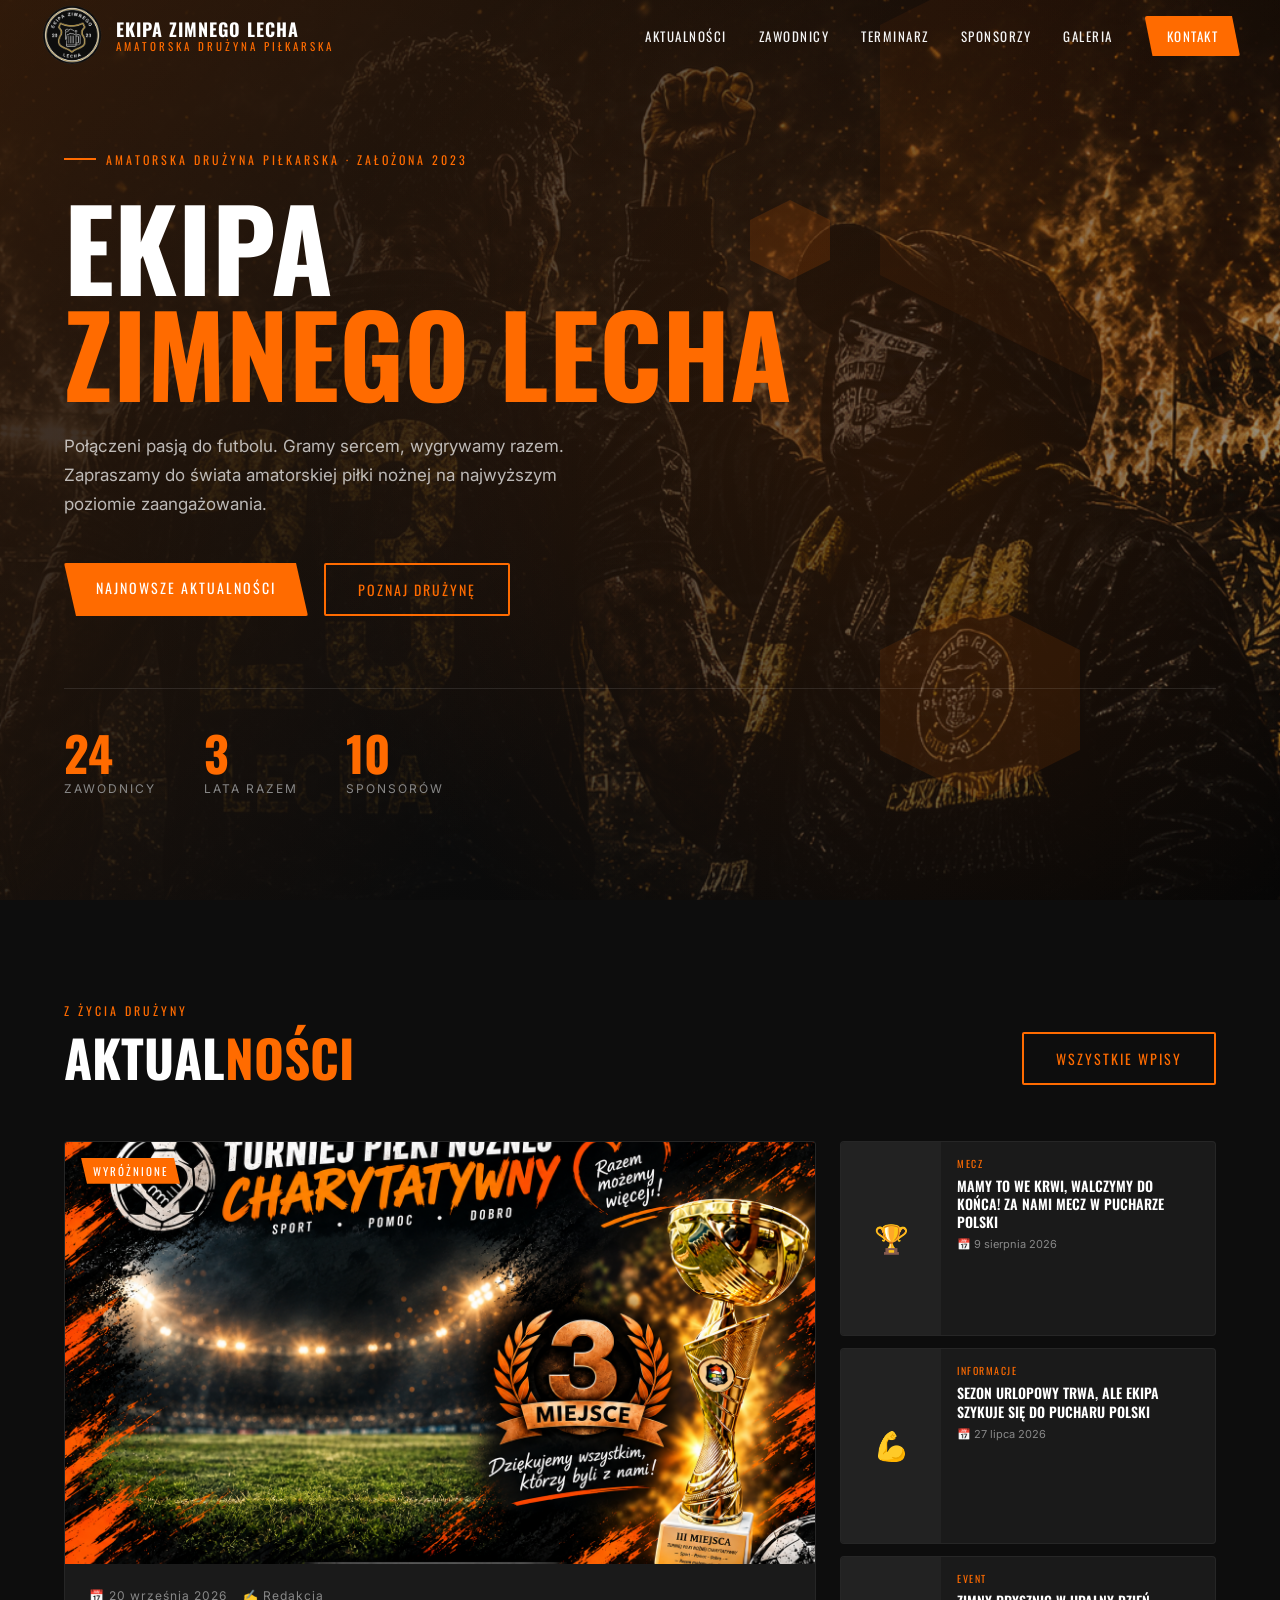
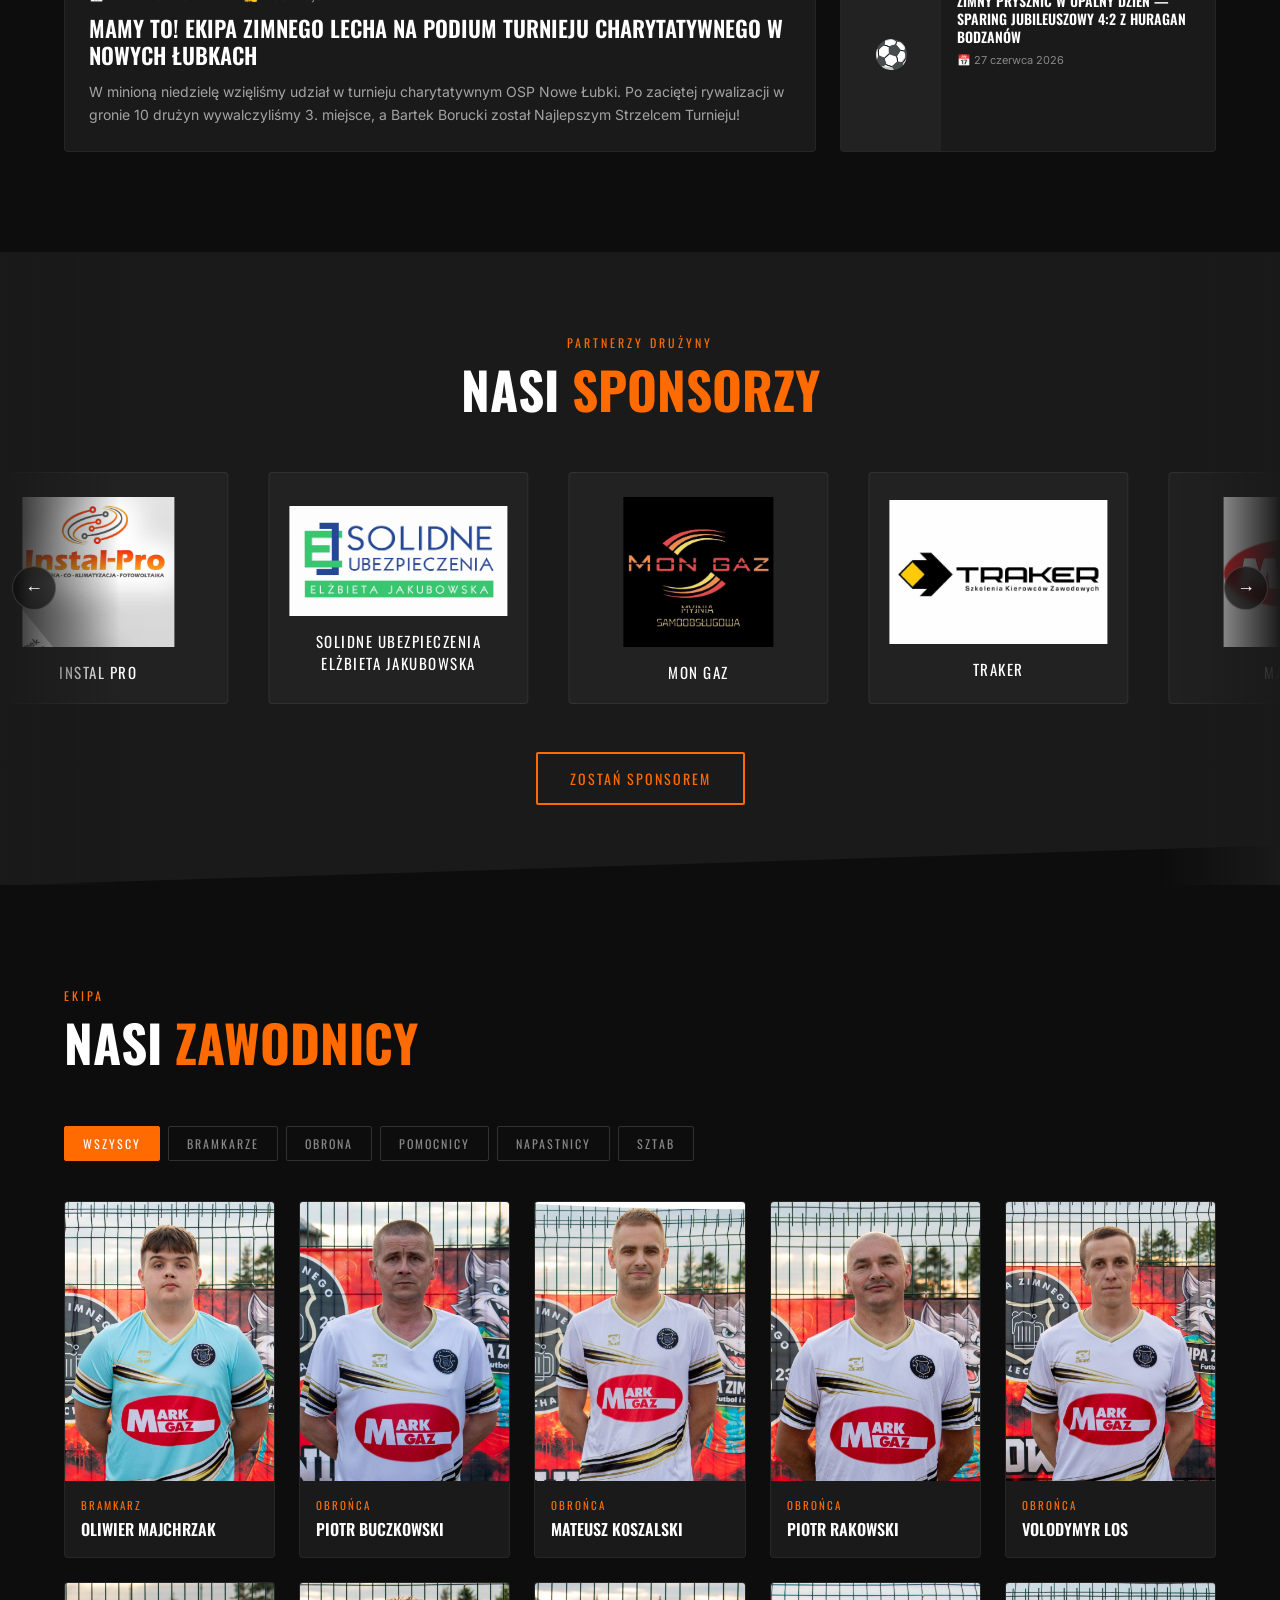
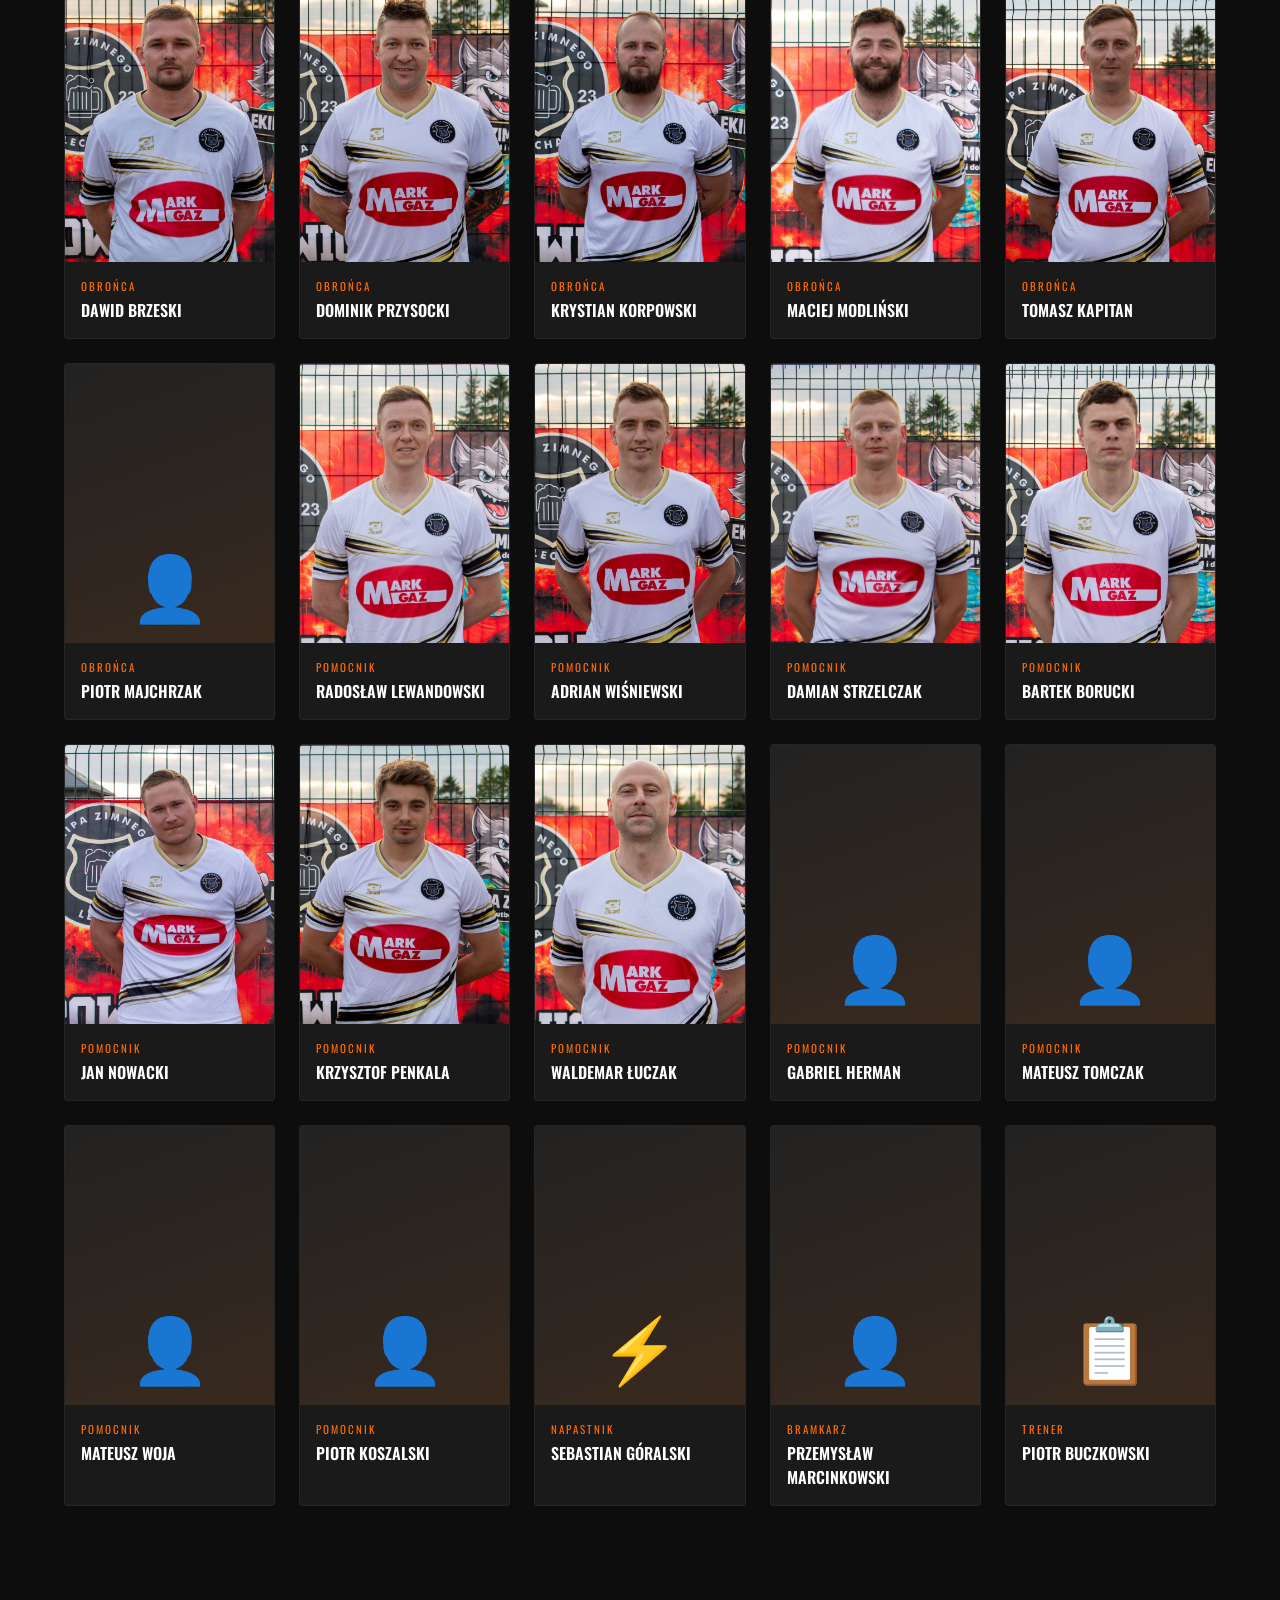
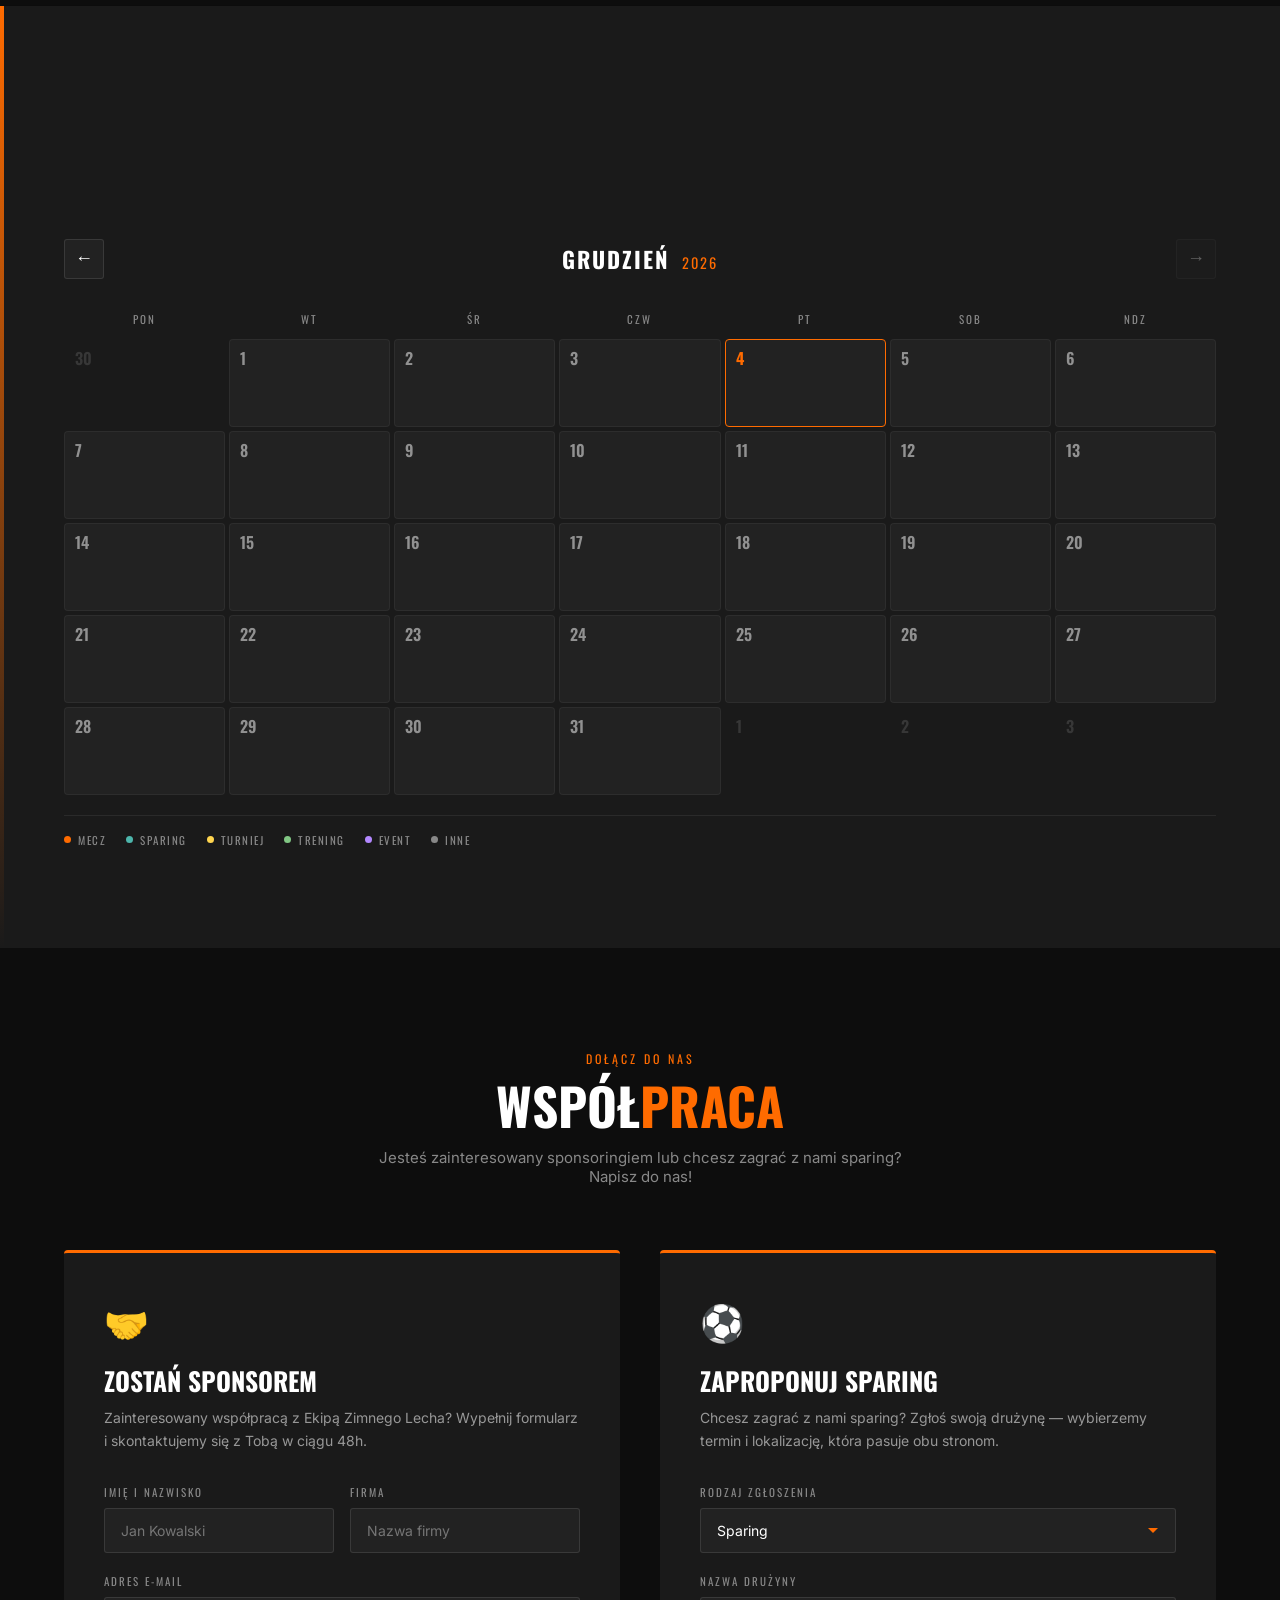
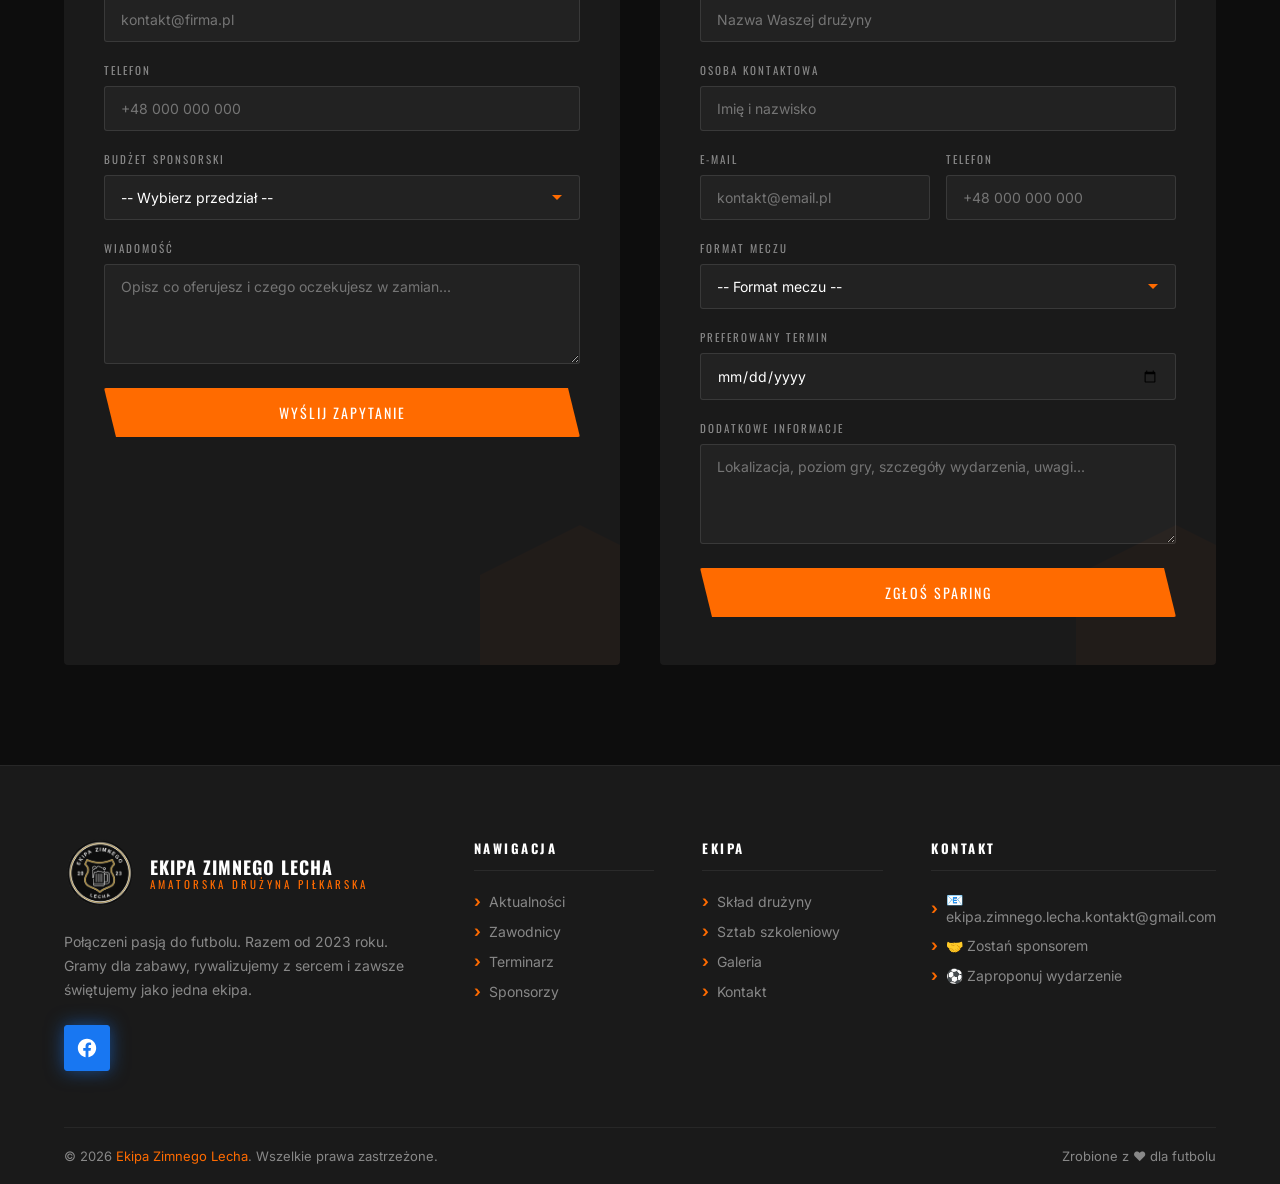
<file: index.html>
<!DOCTYPE html>
<html lang="pl">
<head>
  <meta charset="UTF-8" />
  <meta name="viewport" content="width=device-width, initial-scale=1.0" />
  <title>Ekipa Zimnego Lecha – Amatorska Drużyna Piłkarska</title>
  <meta name="description" content="Ekipa Zimnego Lecha – amatorska drużyna piłkarska z okolic Płocka. Aktualności, skład zawodników, terminarz meczów i sparingów oraz nasi sponsorzy." />
  <link rel="canonical" href="https://ekipa-zimnego-lecha.pl/" />

  <meta property="og:type" content="website" />
  <meta property="og:site_name" content="Ekipa Zimnego Lecha" />
  <meta property="og:locale" content="pl_PL" />
  <meta property="og:url" content="https://ekipa-zimnego-lecha.pl/" />
  <meta property="og:title" content="Ekipa Zimnego Lecha – Amatorska Drużyna Piłkarska" />
  <meta property="og:description" content="Ekipa Zimnego Lecha – amatorska drużyna piłkarska z okolic Płocka. Aktualności, skład zawodników, terminarz meczów i sparingów oraz nasi sponsorzy." />
  <meta property="og:image" content="https://ekipa-zimnego-lecha.pl/grafika/ekipa/baner1.jpg" />
  <meta name="twitter:card" content="summary_large_image" />
  <meta name="twitter:title" content="Ekipa Zimnego Lecha – Amatorska Drużyna Piłkarska" />
  <meta name="twitter:description" content="Ekipa Zimnego Lecha – amatorska drużyna piłkarska z okolic Płocka. Aktualności, skład zawodników, terminarz meczów i sparingów oraz nasi sponsorzy." />
  <meta name="twitter:image" content="https://ekipa-zimnego-lecha.pl/grafika/ekipa/baner1.jpg" />

  <link rel="icon" type="image/png" href="grafika/ekipa/logo_ekipa_zimnego_lecha.png" />
  <link rel="preconnect" href="https://fonts.googleapis.com" />
  <link rel="preconnect" href="https://fonts.gstatic.com" crossorigin />
  <link href="https://fonts.googleapis.com/css2?family=Oswald:wght@400;500;600;700&family=Inter:wght@300;400;500;600&display=swap" rel="stylesheet" />
  <link rel="stylesheet" href="css/style.css" />
  <link rel="stylesheet" href="css/index.css" />
  <script type="application/ld+json">
  {
    "@context": "https://schema.org",
    "@type": "SportsTeam",
    "name": "Ekipa Zimnego Lecha",
    "url": "https://ekipa-zimnego-lecha.pl/",
    "logo": "https://ekipa-zimnego-lecha.pl/grafika/ekipa/logo_ekipa_zimnego_lecha.png",
    "image": "https://ekipa-zimnego-lecha.pl/grafika/ekipa/baner1.jpg",
    "sport": "Football",
    "foundingDate": "2023",
    "areaServed": "Płock, Polska",
    "sameAs": [
      "https://www.facebook.com/ekipa.zimnego.lecha"
    ]
  }
  </script>
</head>
<body>

  <!-- ═══ NAWIGACJA ═══════════════════════════════════════════════════ -->
  <nav class="nav" id="mainNav">
    <div class="nav-inner">
      <a href="#home" class="nav-logo">
        <img src="grafika/ekipa/logo_ekipa_zimnego_lecha.png" alt="Ekipa Zimnego Lecha" class="nav-logo-icon" />
        <div class="nav-logo-text">
          Ekipa Zimnego Lecha
          <span>Amatorska Drużyna Piłkarska</span>
        </div>
      </a>

      <ul class="nav-links">
        <li><a href="#news">Aktualności</a></li>
        <li><a href="#players">Zawodnicy</a></li>
        <li><a href="#schedule">Terminarz</a></li>
        <li><a href="#sponsors">Sponsorzy</a></li>
        <li><a href="galeria.html">Galeria</a></li>
        <li><a href="#contact" class="nav-cta">Kontakt</a></li>
      </ul>

      <button class="hamburger" id="hamburger" aria-label="Menu">
        <span></span><span></span><span></span>
      </button>
    </div>

    <div class="mobile-menu" id="mobileMenu">
      <a href="#news" class="mobile-link">Aktualności</a>
      <a href="#players" class="mobile-link">Zawodnicy</a>
      <a href="#schedule" class="mobile-link">Terminarz</a>
      <a href="#sponsors" class="mobile-link">Sponsorzy</a>
      <a href="galeria.html" class="mobile-link">Galeria</a>
      <a href="#contact" class="mobile-link">Kontakt</a>
    </div>
  </nav>

  <!-- ═══ HERO ════════════════════════════════════════════════════════ -->
  <section class="hero" id="home">
    <div class="hero-bg"></div>
    <div class="hero-shapes">
      <div class="shape shape-1"></div>
      <div class="shape shape-2"></div>
      <div class="shape shape-3"></div>
    </div>

    <div class="hero-content">
      <div class="hero-tag">Amatorska Drużyna Piłkarska · Założona 2023</div>

      <h1 class="hero-title">
        Ekipa
        <span class="line-orange">Zimnego Lecha</span>
      </h1>

      <p class="hero-desc">
        Połączeni pasją do futbolu. Gramy sercem, wygrywamy razem.
        Zapraszamy do świata amatorskiej piłki nożnej na najwyższym poziomie zaangażowania.
      </p>

      <div class="hero-actions">
        <a href="#news" class="btn btn-primary">Najnowsze aktualności</a>
        <a href="#players" class="btn btn-outline">Poznaj drużynę</a>
      </div>

      <div class="hero-stats">
        <div class="stat-item">
          <div class="stat-number">24</div>   <!-- liczba zawodników -->
          <div class="stat-label">Zawodnicy</div>
        </div>
        <div class="stat-item">
          <div class="stat-number">3</div>    <!-- lata razem -->
          <div class="stat-label">Lata razem</div>
        </div>
        <div class="stat-item">
          <div class="stat-number">10</div>   <!-- liczba sponsorów -->
          <div class="stat-label">Sponsorów</div>
        </div>
      </div>
    </div>
  </section>

  <!-- ═══ AKTUALNOŚCI ══════════════════════════════════════════════════ -->
  <section class="news" id="news">
    <div class="container">
      <div class="news-header fade-in">
        <div>
          <span class="section-label">Z życia drużyny</span>
          <h2 class="section-title">Aktual<span>ności</span></h2>
        </div>
        <a href="aktualnosci.html" class="btn btn-outline">Wszystkie wpisy</a>
      </div>

      <div class="news-grid fade-in" id="newsGrid">
        <!-- wypełniane przez js/news.js -->
      </div>
    </div>
  </section>

  <!-- ═══ SLIDER SPONSORÓW ═════════════════════════════════════════════ -->
  <section class="sponsors" id="sponsors">
    <div class="container">
      <div class="sponsors-header fade-in">
        <span class="section-label">Partnerzy drużyny</span>
        <h2 class="section-title">Nasi <span>Sponsorzy</span></h2>
      </div>
    </div>

    <div class="slider-wrapper">
      <button class="slider-arrow slider-arrow--left" id="sliderPrev" aria-label="Poprzedni sponsor">&#8592;</button>
      <button class="slider-arrow slider-arrow--right" id="sliderNext" aria-label="Następny sponsor">&#8594;</button>
      <div class="slider-track" id="sliderTrack">
        <a href="sponsor.html?id=1"  class="sponsor-slide"><img src="grafika/sponsorzy/company_logo_instal_pro.jpg"              alt="Instal Pro" /><span class="sponsor-slide-name">Instal Pro</span></a>
        <a href="sponsor.html?id=2"  class="sponsor-slide"><img src="grafika/sponsorzy/company_logo_solidne_ubezpieczenia.jpg"    alt="Solidne Ubezpieczenia" /><span class="sponsor-slide-name">Solidne Ubezpieczenia Elżbieta Jakubowska</span></a>
        <a href="sponsor.html?id=3"  class="sponsor-slide"><img src="grafika/sponsorzy/company_logo_mon_gaz.jpg"                  alt="Mon Gaz" /><span class="sponsor-slide-name">Mon Gaz</span></a>
        <a href="sponsor.html?id=4"  class="sponsor-slide"><img src="grafika/sponsorzy/company_logo_traker.jpg"                   alt="Traker" /><span class="sponsor-slide-name">Traker</span></a>
        <a href="sponsor.html?id=5"  class="sponsor-slide"><img src="grafika/sponsorzy/company_logo_mark_gaz.jpg"                 alt="Mark Gaz" /><span class="sponsor-slide-name">Mark Gaz</span></a>
        <a href="sponsor.html?id=6"  class="sponsor-slide"><img src="grafika/sponsorzy/company_logo_tsh_lewandowski.jpg"          alt="TSH Lewandowski" /><span class="sponsor-slide-name">TSH Lewandowski</span></a>
        <a href="sponsor.html?id=7"  class="sponsor-slide"><img src="grafika/sponsorzy/company_logo_paradowski_transport.jpg"     alt="Paradowski Transport" /><span class="sponsor-slide-name">Paradowski Transport</span></a>
        <a href="sponsor.html?id=8"  class="sponsor-slide"><img src="grafika/sponsorzy/company_logo_mlyn_przedpelce.jpg"          alt="Młyn Przedpełce" /><span class="sponsor-slide-name">Młyn Przedpełce</span></a>
        <a href="sponsor.html?id=9"  class="sponsor-slide"><img src="grafika/sponsorzy/company_logo_dj_ravi.jpg"                  alt="DJ Ravi" /><span class="sponsor-slide-name">DJ Ravi</span></a>
        <a href="sponsor.html?id=10" class="sponsor-slide"><img src="grafika/sponsorzy/company_logo_stolrys.jpg"                  alt="Stolrys" /><span class="sponsor-slide-name">Stolrys</span></a>
        <!-- Duplikat dla seamless loop -->
        <a href="sponsor.html?id=1"  class="sponsor-slide"><img src="grafika/sponsorzy/company_logo_instal_pro.jpg"              alt="Instal Pro" /><span class="sponsor-slide-name">Instal Pro</span></a>
        <a href="sponsor.html?id=2"  class="sponsor-slide"><img src="grafika/sponsorzy/company_logo_solidne_ubezpieczenia.jpg"    alt="Solidne Ubezpieczenia" /><span class="sponsor-slide-name">Solidne Ubezpieczenia Elżbieta Jakubowska</span></a>
        <a href="sponsor.html?id=3"  class="sponsor-slide"><img src="grafika/sponsorzy/company_logo_mon_gaz.jpg"                  alt="Mon Gaz" /><span class="sponsor-slide-name">Mon Gaz</span></a>
        <a href="sponsor.html?id=4"  class="sponsor-slide"><img src="grafika/sponsorzy/company_logo_traker.jpg"                   alt="Traker" /><span class="sponsor-slide-name">Traker</span></a>
        <a href="sponsor.html?id=5"  class="sponsor-slide"><img src="grafika/sponsorzy/company_logo_mark_gaz.jpg"                 alt="Mark Gaz" /><span class="sponsor-slide-name">Mark Gaz</span></a>
        <a href="sponsor.html?id=6"  class="sponsor-slide"><img src="grafika/sponsorzy/company_logo_tsh_lewandowski.jpg"          alt="TSH Lewandowski" /><span class="sponsor-slide-name">TSH Lewandowski</span></a>
        <a href="sponsor.html?id=7"  class="sponsor-slide"><img src="grafika/sponsorzy/company_logo_paradowski_transport.jpg"     alt="Paradowski Transport" /><span class="sponsor-slide-name">Paradowski Transport</span></a>
        <a href="sponsor.html?id=8"  class="sponsor-slide"><img src="grafika/sponsorzy/company_logo_mlyn_przedpelce.jpg"          alt="Młyn Przedpełce" /><span class="sponsor-slide-name">Młyn Przedpełce</span></a>
        <a href="sponsor.html?id=9"  class="sponsor-slide"><img src="grafika/sponsorzy/company_logo_dj_ravi.jpg"                  alt="DJ Ravi" /><span class="sponsor-slide-name">DJ Ravi</span></a>
        <a href="sponsor.html?id=10" class="sponsor-slide"><img src="grafika/sponsorzy/company_logo_stolrys.jpg"                  alt="Stolrys" /><span class="sponsor-slide-name">Stolrys</span></a>
      </div>
    </div>

    <div class="container" style="margin-top:48px; text-align:center;">
      <a href="#contact" class="btn btn-outline">Zostań sponsorem</a>
    </div>
  </section>

  <!-- ═══ ZAWODNICY ════════════════════════════════════════════════════ -->
  <section class="players angled-top" id="players">
    <div class="container">
      <div class="players-header fade-in">
        <div>
          <span class="section-label">Ekipa</span>
          <h2 class="section-title">Nasi <span>Zawodnicy</span></h2>
        </div>
      </div>

      <div class="players-filter fade-in">
        <button class="filter-btn active" data-filter="all">Wszyscy</button>
        <button class="filter-btn" data-filter="bramkarz">Bramkarze</button>
        <button class="filter-btn" data-filter="obrona">Obrona</button>
        <button class="filter-btn" data-filter="pomoc">Pomocnicy</button>
        <button class="filter-btn" data-filter="atak">Napastnicy</button>
        <button class="filter-btn" data-filter="sztab">Sztab</button>
      </div>

      <div class="players-grid fade-in">

        <!-- BRAMKARZE -->
        <div class="player-card" data-category="bramkarz">
          <div class="player-image">
            <img src="grafika/zawodnicy/oliwier_majchrzak.jpg" alt="Oliwier Majchrzak" />
          </div>
          <div class="player-info">
            <div class="player-position">Bramkarz</div>
            <div class="player-name">Oliwier Majchrzak</div>
          </div>
        </div>

        <!-- OBROŃCY -->
        <div class="player-card" data-category="obrona">
          <div class="player-image">
            <img src="grafika/zawodnicy/piotr_buczkowski.jpg" alt="Piotr Buczkowski" />
          </div>
          <div class="player-info">
            <div class="player-position">Obrońca</div>
            <div class="player-name">Piotr Buczkowski</div>
          </div>
        </div>

        <div class="player-card" data-category="obrona">
          <div class="player-image">
            <img src="grafika/zawodnicy/mateusz_koszalski.jpg" alt="Mateusz Koszalski" />
          </div>
          <div class="player-info">
            <div class="player-position">Obrońca</div>
            <div class="player-name">Mateusz Koszalski</div>
          </div>
        </div>

        <div class="player-card" data-category="obrona">
          <div class="player-image">
            <img src="grafika/zawodnicy/piotr_rakowski.jpg" alt="Piotr Rakowski" />
          </div>
          <div class="player-info">
            <div class="player-position">Obrońca</div>
            <div class="player-name">Piotr Rakowski</div>
          </div>
        </div>

        <div class="player-card" data-category="obrona">
          <div class="player-image">
            <img src="grafika/zawodnicy/volodymyr_los.jpg" alt="Volodymyr Los" />
          </div>
          <div class="player-info">
            <div class="player-position">Obrońca</div>
            <div class="player-name">Volodymyr Los</div>
          </div>
        </div>

        <div class="player-card" data-category="obrona">
          <div class="player-image">
            <img src="grafika/zawodnicy/dawid_brzeski.jpg" alt="Dawid Brzeski" />
          </div>
          <div class="player-info">
            <div class="player-position">Obrońca</div>
            <div class="player-name">Dawid Brzeski</div>
          </div>
        </div>

        <div class="player-card" data-category="obrona">
          <div class="player-image">
            <img src="grafika/zawodnicy/dominik_przysocki.jpg" alt="Dominik Przysocki" />
          </div>
          <div class="player-info">
            <div class="player-position">Obrońca</div>
            <div class="player-name">Dominik Przysocki</div>
          </div>
        </div>

        <div class="player-card" data-category="obrona">
          <div class="player-image">
            <img src="grafika/zawodnicy/krystian_korpowski.jpg" alt="Krystian Korpowski" />
          </div>
          <div class="player-info">
            <div class="player-position">Obrońca</div>
            <div class="player-name">Krystian Korpowski</div>
          </div>
        </div>

        <div class="player-card" data-category="obrona">
          <div class="player-image">
            <img src="grafika/zawodnicy/maciej_modlinski.jpg" alt="Maciej Modliński" />
          </div>
          <div class="player-info">
            <div class="player-position">Obrońca</div>
            <div class="player-name">Maciej Modliński</div>
          </div>
        </div>

        <div class="player-card" data-category="obrona">
          <div class="player-image">
            <img src="grafika/zawodnicy/tomasz_kapitan.jpg" alt="Tomasz Kapitan" />
          </div>
          <div class="player-info">
            <div class="player-position">Obrońca</div>
            <div class="player-name">Tomasz Kapitan</div>
          </div>
        </div>

        <div class="player-card" data-category="obrona">
          <div class="player-image">
            <div class="player-image-placeholder">👤</div>
          </div>
          <div class="player-info">
            <div class="player-position">Obrońca</div>
            <div class="player-name">Piotr Majchrzak</div>
          </div>
        </div>

        <!-- POMOCNICY -->
        <div class="player-card" data-category="pomoc">
          <div class="player-image">
            <img src="grafika/zawodnicy/radoslaw_lewandowski.jpg" alt="Radosław Lewandowski" />
          </div>
          <div class="player-info">
            <div class="player-position">Pomocnik</div>
            <div class="player-name">Radosław Lewandowski</div>
          </div>
        </div>

        <div class="player-card" data-category="pomoc">
          <div class="player-image">
            <img src="grafika/zawodnicy/adrian_wisniewski.jpg" alt="Adrian Wiśniewski" />
          </div>
          <div class="player-info">
            <div class="player-position">Pomocnik</div>
            <div class="player-name">Adrian Wiśniewski</div>
          </div>
        </div>

        <div class="player-card" data-category="pomoc">
          <div class="player-image">
            <img src="grafika/zawodnicy/damian_strzelczak.jpg" alt="Damian Strzelczak" />
          </div>
          <div class="player-info">
            <div class="player-position">Pomocnik</div>
            <div class="player-name">Damian Strzelczak</div>
          </div>
        </div>

        <div class="player-card" data-category="pomoc">
          <div class="player-image">
            <img src="grafika/zawodnicy/bartek_borucki.jpg" alt="Bartek Borucki" />
          </div>
          <div class="player-info">
            <div class="player-position">Pomocnik</div>
            <div class="player-name">Bartek Borucki</div>
          </div>
        </div>

        <div class="player-card" data-category="pomoc">
          <div class="player-image">
            <img src="grafika/zawodnicy/jan_nowacki.jpg" alt="Jan Nowacki" />
          </div>
          <div class="player-info">
            <div class="player-position">Pomocnik</div>
            <div class="player-name">Jan Nowacki</div>
          </div>
        </div>

        <div class="player-card" data-category="pomoc">
          <div class="player-image">
            <img src="grafika/zawodnicy/krzysztof_penkala.jpg" alt="Krzysztof Penkala" />
          </div>
          <div class="player-info">
            <div class="player-position">Pomocnik</div>
            <div class="player-name">Krzysztof Penkala</div>
          </div>
        </div>

        <div class="player-card" data-category="pomoc">
          <div class="player-image">
            <img src="grafika/zawodnicy/waldek_luczak.jpg" alt="Waldemar Łuczak" />
          </div>
          <div class="player-info">
            <div class="player-position">Pomocnik</div>
            <div class="player-name">Waldemar Łuczak</div>
          </div>
        </div>

        <div class="player-card" data-category="pomoc">
          <div class="player-image">
            <div class="player-image-placeholder">👤</div>
          </div>
          <div class="player-info">
            <div class="player-position">Pomocnik</div>
            <div class="player-name">Gabriel Herman</div>
          </div>
        </div>

        <div class="player-card" data-category="pomoc">
          <div class="player-image">
            <div class="player-image-placeholder">👤</div>
          </div>
          <div class="player-info">
            <div class="player-position">Pomocnik</div>
            <div class="player-name">Mateusz Tomczak</div>
          </div>
        </div>

        <div class="player-card" data-category="pomoc">
          <div class="player-image">
            <div class="player-image-placeholder">👤</div>
          </div>
          <div class="player-info">
            <div class="player-position">Pomocnik</div>
            <div class="player-name">Mateusz Woja</div>
          </div>
        </div>

        <div class="player-card" data-category="pomoc">
          <div class="player-image">
            <div class="player-image-placeholder">👤</div>
          </div>
          <div class="player-info">
            <div class="player-position">Pomocnik</div>
            <div class="player-name">Piotr Koszalski</div>
          </div>
        </div>

        <!-- NAPASTNICY -->
        <div class="player-card" data-category="atak">
          <div class="player-image">
            <div class="player-image-placeholder">⚡</div>
          </div>
          <div class="player-info">
            <div class="player-position">Napastnik</div>
            <div class="player-name">Sebastian Góralski</div>
          </div>
        </div>

        <div class="player-card" data-category="bramkarz">
          <div class="player-image">
            <div class="player-image-placeholder">👤</div>
          </div>
          <div class="player-info">
            <div class="player-position">Bramkarz</div>
            <div class="player-name">Przemysław Marcinkowski</div>
          </div>
        </div>

        <!-- SZTAB -->
        <div class="player-card" data-category="sztab">
          <div class="player-image">
            <div class="player-image-placeholder">📋</div>
          </div>
          <div class="player-info">
            <div class="player-position">Trener</div>
            <div class="player-name">Piotr Buczkowski</div>
          </div>
        </div>

      </div>
    </div>
  </section>

  <!-- ═══ HARMONOGRAM WYDARZEŃ ═════════════════════════════════════════ -->
  <section class="schedule" id="schedule">
    <div class="container">
      <div class="schedule-header fade-in">
        <span class="section-label">Kalendarz</span>
        <h2 class="section-title">Harmonogram <span>Wydarzeń</span></h2>
      </div>
      <div id="calendarWrap" class="fade-in"></div>
    </div>
  </section>

  <!-- ═══ FORMULARZE ═══════════════════════════════════════════════════ -->
  <section class="forms-section" id="contact">
    <div class="container">
      <div class="fade-in" style="text-align:center; margin-bottom:64px;">
        <span class="section-label">Dołącz do nas</span>
        <h2 class="section-title">Współ<span>praca</span></h2>
        <p style="color:var(--gray);font-size:15px;max-width:540px;margin:16px auto 0;">
          Jesteś zainteresowany sponsoringiem lub chcesz zagrać z nami sparing? Napisz do nas!
        </p>
      </div>

      <div class="forms-grid">

        <!-- Formularz sponsorski -->
        <div class="form-card fade-in">
          <div class="form-icon">🤝</div>
          <h3 class="form-title">Zostań Sponsorem</h3>
          <p class="form-desc">
            Zainteresowany współpracą z Ekipą Zimnego Lecha? Wypełnij formularz i skontaktujemy się z Tobą w ciągu 48h.
          </p>
          <form id="sponsorForm">
            <input type="text" name="_gotcha" class="form-honeypot" tabindex="-1" autocomplete="off" aria-hidden="true" />
            <div class="form-row">
              <div class="form-group">
                <label class="form-label" for="sp-name">Imię i nazwisko</label>
                <input class="form-input" id="sp-name" type="text" placeholder="Jan Kowalski" required />
              </div>
              <div class="form-group">
                <label class="form-label" for="sp-company">Firma</label>
                <input class="form-input" id="sp-company" type="text" placeholder="Nazwa firmy" />
              </div>
            </div>
            <div class="form-group">
              <label class="form-label" for="sp-email">Adres e-mail</label>
              <input class="form-input" id="sp-email" type="email" placeholder="kontakt@firma.pl" required />
            </div>
            <div class="form-group">
              <label class="form-label" for="sp-phone">Telefon</label>
              <input class="form-input" id="sp-phone" type="tel" placeholder="+48 000 000 000" />
            </div>
            <div class="form-group">
              <label class="form-label" for="sp-budget">Budżet sponsorski</label>
              <select class="form-select" id="sp-budget">
                <option value="">-- Wybierz przedział --</option>
                <option>Do 1 000 zł</option>
                <option>1 000 – 5 000 zł</option>
                <option>5 000 – 10 000 zł</option>
                <option>Powyżej 10 000 zł</option>
                <option>Do uzgodnienia</option>
              </select>
            </div>
            <div class="form-group">
              <label class="form-label" for="sp-msg">Wiadomość</label>
              <textarea class="form-textarea" id="sp-msg" placeholder="Opisz co oferujesz i czego oczekujesz w zamian..."></textarea>
            </div>
            <div class="form-submit">
              <button type="submit" class="btn btn-primary" style="width:100%;">Wyślij zapytanie</button>
            </div>
            <div class="success-msg" id="sponsorSuccess">✓ Wiadomość wysłana! Wrócimy do Ciebie wkrótce.</div>
          </form>
        </div>

        <!-- Formularz sparing / wydarzenie -->
        <div class="form-card fade-in">
          <div class="form-icon" id="sr-icon">⚽</div>
          <h3 class="form-title" id="sr-title">Zaproponuj Sparing lub Wydarzenie</h3>
          <p class="form-desc" id="sr-desc">
            Chcesz zagrać z nami sparing albo zaprosić naszą drużynę na turniej, festiwal lub inne wydarzenie? Zgłoś się — odezwiemy się i ustalimy szczegóły.
          </p>
          <form id="sparringForm">
            <input type="text" name="_gotcha" class="form-honeypot" tabindex="-1" autocomplete="off" aria-hidden="true" />
            <div class="form-group">
              <label class="form-label" for="sr-type">Rodzaj zgłoszenia</label>
              <select class="form-select" id="sr-type">
                <option value="sparing">Sparing</option>
                <option value="turniej">Turniej</option>
                <option value="event">Festiwal / Event</option>
                <option value="inne">Inne wydarzenie</option>
              </select>
            </div>
            <div class="form-group">
              <label class="form-label" for="sr-team" id="sr-team-label">Nazwa drużyny</label>
              <input class="form-input" id="sr-team" type="text" placeholder="Nazwa Waszej drużyny" required />
            </div>
            <div class="form-group">
              <label class="form-label" for="sr-contact">Osoba kontaktowa</label>
              <input class="form-input" id="sr-contact" type="text" placeholder="Imię i nazwisko" required />
            </div>
            <div class="form-row">
              <div class="form-group">
                <label class="form-label" for="sr-email">E-mail</label>
                <input class="form-input" id="sr-email" type="email" placeholder="kontakt@email.pl" required />
              </div>
              <div class="form-group">
                <label class="form-label" for="sr-phone">Telefon</label>
                <input class="form-input" id="sr-phone" type="tel" placeholder="+48 000 000 000" />
              </div>
            </div>

            <!-- Pola widoczne tylko dla SPARINGU -->
            <div class="form-group sr-field-sparing">
              <label class="form-label" for="sr-players">Format meczu</label>
              <select class="form-select" id="sr-players">
                <option value="">-- Format meczu --</option>
                <option>5v5</option>
                <option>7v7</option>
                <option>8v8</option>
                <option>11v11</option>
              </select>
            </div>

            <!-- Pola widoczne tylko dla TURNIEJU / EVENTU / INNE -->
            <div class="form-group sr-field-event" style="display:none;">
              <label class="form-label" for="sr-event-name">Nazwa wydarzenia</label>
              <input class="form-input" id="sr-event-name" type="text" placeholder="np. Turniej o Puchar Burmistrza" />
            </div>
            <div class="form-group sr-field-event" style="display:none;">
              <label class="form-label" for="sr-event-loc">Miejsce wydarzenia</label>
              <input class="form-input" id="sr-event-loc" type="text" placeholder="Miejscowość / obiekt" />
            </div>

            <div class="form-group">
              <label class="form-label" for="sr-date">Preferowany termin</label>
              <input class="form-input" id="sr-date" type="date" />
            </div>
            <div class="form-group">
              <label class="form-label" for="sr-msg">Dodatkowe informacje</label>
              <textarea class="form-textarea" id="sr-msg" placeholder="Lokalizacja, poziom gry, szczegóły wydarzenia, uwagi..."></textarea>
            </div>
            <div class="form-submit">
              <button type="submit" class="btn btn-primary" style="width:100%;" id="sr-submit-btn">Zgłoś sparing</button>
            </div>
            <div class="success-msg" id="sparringSuccess">✓ Zgłoszenie przyjęte! Skontaktujemy się wkrótce.</div>
          </form>
        </div>

      </div>
    </div>
  </section>

  <!-- ═══ FOOTER ════════════════════════════════════════════════════════ -->
  <footer class="footer">
    <div class="container">
      <div class="footer-grid">
        <div class="footer-brand">
          <div class="footer-logo">
            <img src="grafika/ekipa/logo_ekipa_zimnego_lecha.png" alt="Ekipa Zimnego Lecha" class="footer-logo-icon" />
            <div class="nav-logo-text">
              Ekipa Zimnego Lecha
              <span>Amatorska Drużyna Piłkarska</span>
            </div>
          </div>
          <p class="footer-desc">
            Połączeni pasją do futbolu. Razem od 2023 roku. Gramy dla zabawy, rywalizujemy z sercem i zawsze świętujemy jako jedna ekipa.
          </p>
          <div class="social-links">
            <a href="https://www.facebook.com/ekipa.zimnego.lecha" target="_blank" rel="noopener" class="social-link social-link--facebook" aria-label="Facebook">
              <svg viewBox="0 0 24 24" width="22" height="22" fill="currentColor" aria-hidden="true"><path d="M22 12.06C22 6.51 17.52 2 12 2S2 6.51 2 12.06c0 5.02 3.66 9.18 8.44 9.94v-7.03H7.9v-2.91h2.54V9.85c0-2.51 1.49-3.9 3.77-3.9 1.09 0 2.24.2 2.24.2v2.46h-1.26c-1.24 0-1.63.78-1.63 1.57v1.88h2.78l-.45 2.91h-2.33V22c4.78-.76 8.44-4.92 8.44-9.94Z"/></svg>
            </a>
          </div>
        </div>

        <div class="footer-col">
          <h4>Nawigacja</h4>
          <ul>
            <li><a href="#news">Aktualności</a></li>
            <li><a href="#players">Zawodnicy</a></li>
            <li><a href="#schedule">Terminarz</a></li>
            <li><a href="#sponsors">Sponsorzy</a></li>
          </ul>
        </div>

        <div class="footer-col">
          <h4>Ekipa</h4>
          <ul>
            <li><a href="#players">Skład drużyny</a></li>
            <li><a href="#players">Sztab szkoleniowy</a></li>
            <li><a href="galeria.html">Galeria</a></li>
            <li><a href="#contact">Kontakt</a></li>
          </ul>
        </div>

        <div class="footer-col">
          <h4>Kontakt</h4>
          <ul>
            <li><a href="mailto:ekipa.zimnego.lecha.kontakt@gmail.com">📧 ekipa.zimnego.lecha.kontakt@gmail.com</a></li>
            <li><a href="#contact">🤝 Zostań sponsorem</a></li>
            <li><a href="#contact">⚽ Zaproponuj wydarzenie</a></li>
          </ul>
        </div>
      </div>

      <div class="footer-bottom">
        <p>© 2026 <span>Ekipa Zimnego Lecha</span>. Wszelkie prawa zastrzeżone.</p>
        <p>Zrobione z ❤️ dla futbolu</p>
      </div>
    </div>
  </footer>

  <!-- Scroll to top -->
  <button class="scroll-top" id="scrollTop" aria-label="Wróć na górę">↑</button>

  <script src="js/sponsor-slider.js?v=20260922"></script>
  <script src="js/news.js?v=20260922"></script>
  <script src="js/calendar.js?v=20260915d"></script>
  <script src="js/index.js?v=20260922"></script>
  <!-- Cloudflare Web Analytics --><script defer src='https://static.cloudflareinsights.com/beacon.min.js' data-cf-beacon='{"token": "f9466ee398bd4d1899b852485ae21cd2"}'></script><!-- End Cloudflare Web Analytics -->

</body>
</html>
</file>
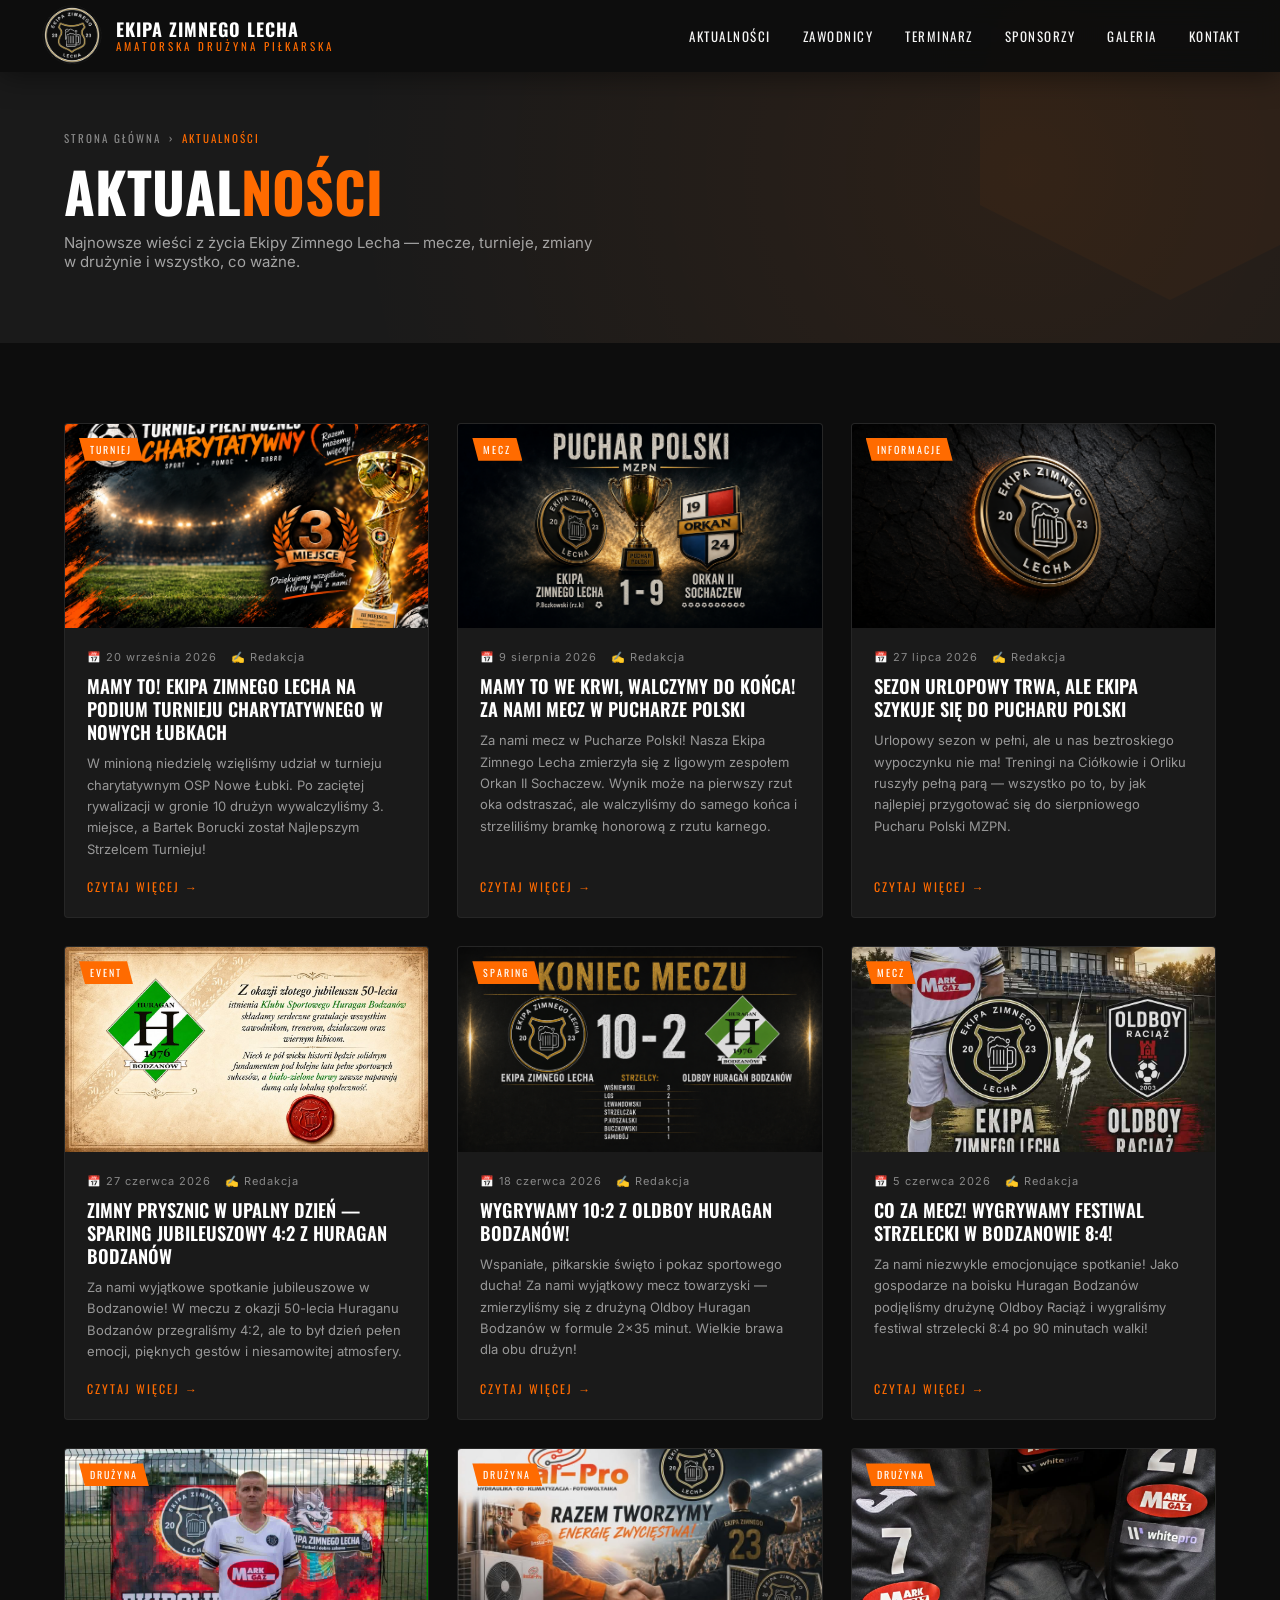
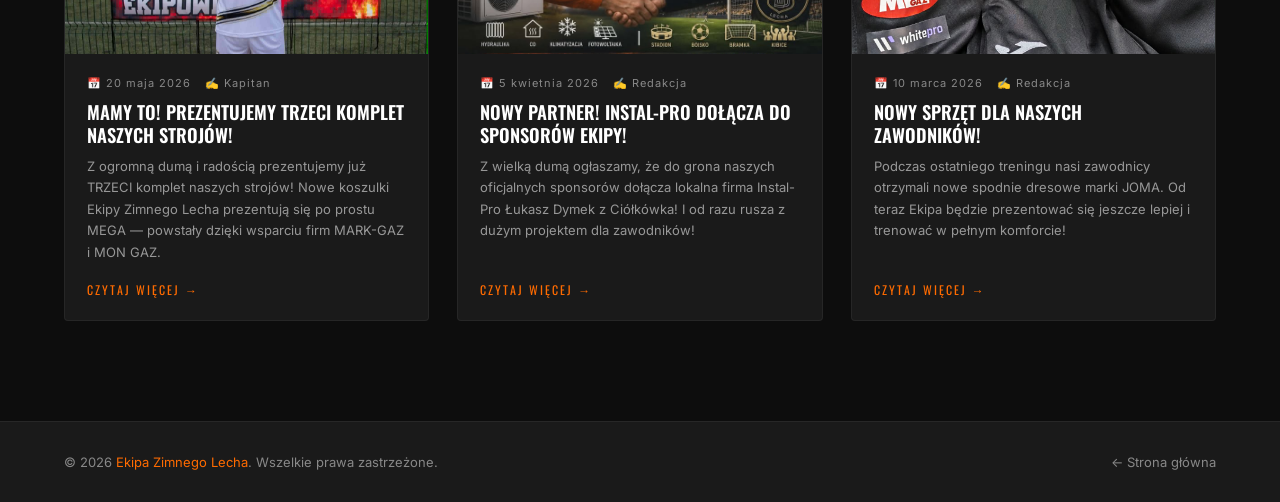
<file: aktualnosci.html>
<!DOCTYPE html>
<html lang="pl">
<head>
  <meta charset="UTF-8" />
  <meta name="viewport" content="width=device-width, initial-scale=1.0" />
  <title>Aktualności — Ekipa Zimnego Lecha</title>
  <meta name="description" content="Najnowsze aktualności Ekipy Zimnego Lecha — relacje z meczów, sparingów, turniejów i wydarzeń amatorskiej drużyny piłkarskiej z okolic Płocka." />
  <link rel="canonical" href="https://ekipa-zimnego-lecha.pl/aktualnosci.html" />

  <meta property="og:type" content="website" />
  <meta property="og:site_name" content="Ekipa Zimnego Lecha" />
  <meta property="og:locale" content="pl_PL" />
  <meta property="og:url" content="https://ekipa-zimnego-lecha.pl/aktualnosci.html" />
  <meta property="og:title" content="Aktualności — Ekipa Zimnego Lecha" />
  <meta property="og:description" content="Najnowsze aktualności Ekipy Zimnego Lecha — relacje z meczów, sparingów, turniejów i wydarzeń amatorskiej drużyny piłkarskiej z okolic Płocka." />
  <meta property="og:image" content="https://ekipa-zimnego-lecha.pl/grafika/ekipa/baner1.jpg" />
  <meta name="twitter:card" content="summary_large_image" />
  <meta name="twitter:title" content="Aktualności — Ekipa Zimnego Lecha" />
  <meta name="twitter:description" content="Najnowsze aktualności Ekipy Zimnego Lecha — relacje z meczów, sparingów, turniejów i wydarzeń amatorskiej drużyny piłkarskiej z okolic Płocka." />
  <meta name="twitter:image" content="https://ekipa-zimnego-lecha.pl/grafika/ekipa/baner1.jpg" />

  <link rel="icon" type="image/png" href="grafika/ekipa/logo_ekipa_zimnego_lecha.png" />
  <link rel="preconnect" href="https://fonts.googleapis.com" />
  <link rel="preconnect" href="https://fonts.gstatic.com" crossorigin />
  <link href="https://fonts.googleapis.com/css2?family=Oswald:wght@400;500;600;700&family=Inter:wght@300;400;500;600&display=swap" rel="stylesheet" />
  <link rel="stylesheet" href="css/style.css" />
  <link rel="stylesheet" href="css/news.css" />
</head>
<body>

  <!-- NAV -->
  <nav class="nav" id="mainNav">
    <div class="nav-inner">
      <a href="index.html" class="nav-logo">
        <img src="grafika/ekipa/logo_ekipa_zimnego_lecha.png" alt="Ekipa Zimnego Lecha" class="nav-logo-icon" />
        <div class="nav-logo-text">
          Ekipa Zimnego Lecha
          <span>Amatorska Drużyna Piłkarska</span>
        </div>
      </a>
      <ul class="nav-links">
        <li><a href="index.html#news">Aktualności</a></li>
        <li><a href="index.html#players">Zawodnicy</a></li>
        <li><a href="index.html#schedule">Terminarz</a></li>
        <li><a href="index.html#sponsors">Sponsorzy</a></li>
        <li><a href="galeria.html">Galeria</a></li>
        <li><a href="index.html#contact">Kontakt</a></li>
      </ul>
      <button class="hamburger" id="hamburger" aria-label="Menu">
        <span></span><span></span><span></span>
      </button>
    </div>
    <div class="mobile-menu" id="mobileMenu">
      <a href="index.html#news">Aktualności</a>
      <a href="index.html#players">Zawodnicy</a>
      <a href="index.html#schedule">Terminarz</a>
      <a href="index.html#sponsors">Sponsorzy</a>
      <a href="galeria.html">Galeria</a>
      <a href="index.html#contact">Kontakt</a>
    </div>
  </nav>

  <!-- PAGE HEADER -->
  <header class="page-header">
    <div class="page-header-shape"></div>
    <div class="container page-header-inner">
      <div class="page-breadcrumb">
        <a href="index.html">Strona główna</a> ›
        <span>Aktualności</span>
      </div>
      <h1 class="page-title">Aktual<span>ności</span></h1>
      <p class="page-subtitle">Najnowsze wieści z życia Ekipy Zimnego Lecha — mecze, turnieje, zmiany w drużynie i wszystko, co ważne.</p>
    </div>
  </header>

  <!-- NEWS LISTING -->
  <section class="news-listing">
    <div class="container">
      <div class="nl-grid" id="newsListingGrid">
        <!-- wypełniane przez js/news.js -->
      </div>
    </div>
  </section>

  <!-- FOOTER -->
  <footer class="footer">
    <div class="container">
      <div class="footer-bottom">
        <p>© 2026 <span>Ekipa Zimnego Lecha</span>. Wszelkie prawa zastrzeżone.</p>
        <a href="index.html" style="font-size:13px;color:var(--gray);">← Strona główna</a>
      </div>
    </div>
  </footer>

  <script src="js/news.js?v=20260922"></script>
  <script>
    document.getElementById('hamburger').addEventListener('click', function () {
      this.classList.toggle('open');
      document.getElementById('mobileMenu').classList.toggle('open');
    });
  </script>
  <!-- Cloudflare Web Analytics --><script defer src='https://static.cloudflareinsights.com/beacon.min.js' data-cf-beacon='{"token": "f9466ee398bd4d1899b852485ae21cd2"}'></script><!-- End Cloudflare Web Analytics -->
</body>
</html>
</file>
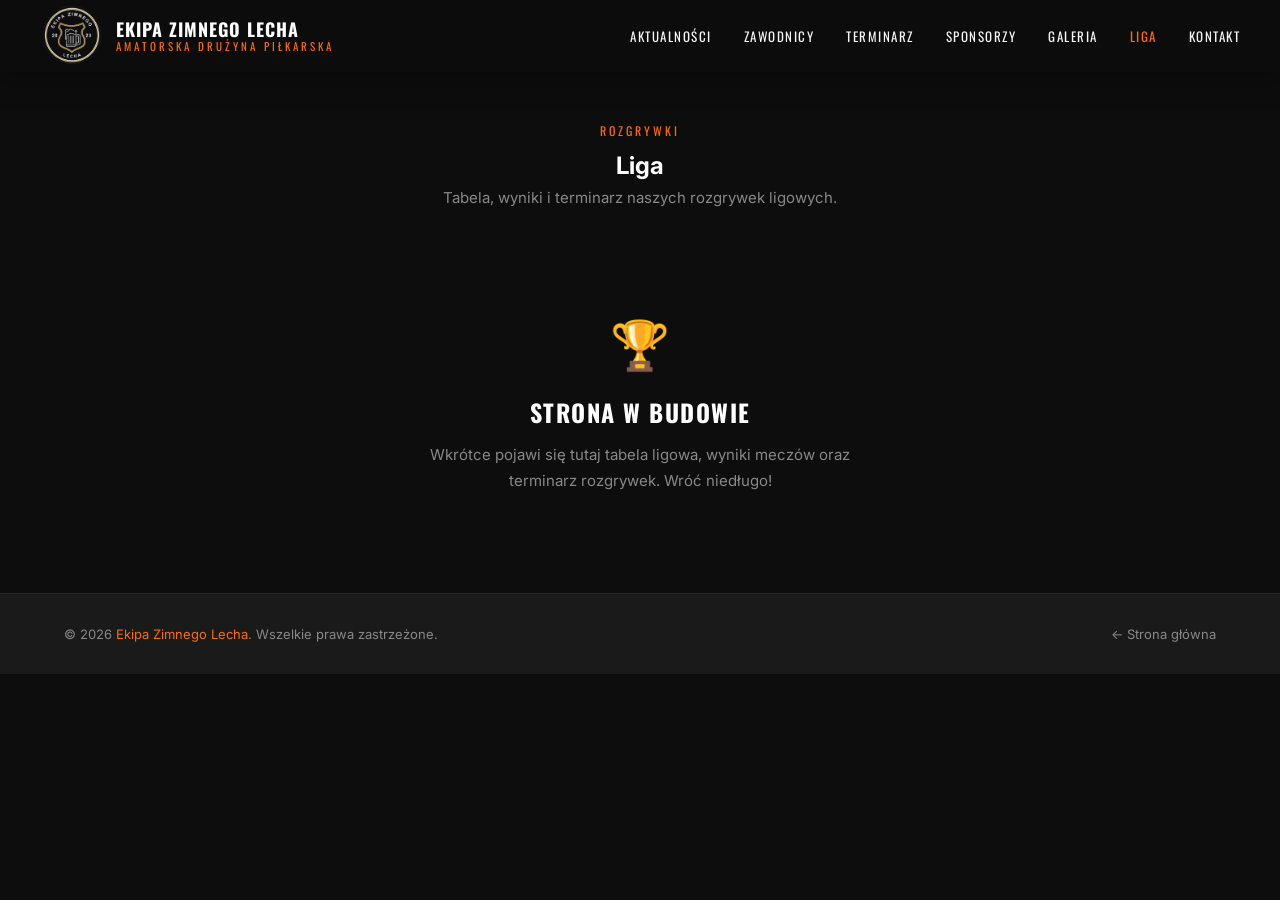
<file: liga.html>
<!DOCTYPE html>
<html lang="pl">
<head>
  <meta charset="UTF-8" />
  <meta name="viewport" content="width=device-width, initial-scale=1.0" />
  <title>Liga — Ekipa Zimnego Lecha</title>
  <link rel="icon" type="image/png" href="grafika/ekipa/logo_ekipa_zimnego_lecha.png" />
  <link rel="preconnect" href="https://fonts.googleapis.com" />
  <link href="https://fonts.googleapis.com/css2?family=Oswald:wght@400;500;600;700&family=Inter:wght@300;400;500;600&display=swap" rel="stylesheet" />
  <link rel="stylesheet" href="css/style.css" />
  <link rel="stylesheet" href="css/news.css" />
  <link rel="stylesheet" href="css/liga.css" />
</head>
<body>

  <!-- NAV -->
  <nav class="nav" id="mainNav">
    <div class="nav-inner">
      <a href="index.html" class="nav-logo">
        <img src="grafika/ekipa/logo_ekipa_zimnego_lecha.png" alt="Ekipa Zimnego Lecha" class="nav-logo-icon" />
        <div class="nav-logo-text">
          Ekipa Zimnego Lecha
          <span>Amatorska Drużyna Piłkarska</span>
        </div>
      </a>
      <ul class="nav-links">
        <li><a href="index.html#news">Aktualności</a></li>
        <li><a href="index.html#players">Zawodnicy</a></li>
        <li><a href="index.html#schedule">Terminarz</a></li>
        <li><a href="index.html#sponsors">Sponsorzy</a></li>
        <li><a href="galeria.html">Galeria</a></li>
        <li><a href="liga.html" style="color:var(--orange);">Liga</a></li>
        <li><a href="index.html#contact">Kontakt</a></li>
      </ul>
      <button class="hamburger" id="hamburger" aria-label="Menu">
        <span></span><span></span><span></span>
      </button>
    </div>
    <div class="mobile-menu" id="mobileMenu">
      <a href="index.html#news">Aktualności</a>
      <a href="index.html#players">Zawodnicy</a>
      <a href="index.html#schedule">Terminarz</a>
      <a href="index.html#sponsors">Sponsorzy</a>
      <a href="galeria.html">Galeria</a>
      <a href="liga.html">Liga</a>
      <a href="index.html#contact">Kontakt</a>
    </div>
  </nav>

  <!-- HERO -->
  <section class="liga-hero">
    <div class="container">
      <span class="section-label">Rozgrywki</span>
      <h2 class="section-title">Li<span>ga</span></h2>
      <p class="liga-desc">Tabela, wyniki i terminarz naszych rozgrywek ligowych.</p>
    </div>
  </section>

  <!-- CONTENT -->
  <main>
    <div class="container">
      <div class="liga-placeholder">
        <span class="liga-placeholder-icon">🏆</span>
        <h3>Strona w budowie</h3>
        <p>Wkrótce pojawi się tutaj tabela ligowa, wyniki meczów oraz terminarz rozgrywek. Wróć niedługo!</p>
      </div>
    </div>
  </main>

  <!-- FOOTER -->
  <footer class="footer">
    <div class="container">
      <div class="footer-bottom">
        <p>© 2026 <span>Ekipa Zimnego Lecha</span>. Wszelkie prawa zastrzeżone.</p>
        <a href="index.html" style="font-size:13px;color:var(--gray);">← Strona główna</a>
      </div>
    </div>
  </footer>

  <script src="js/liga.js"></script>
  <script>
    document.getElementById('hamburger').addEventListener('click', function () {
      this.classList.toggle('open');
      document.getElementById('mobileMenu').classList.toggle('open');
    });
  </script>
</body>
</html>
</file>
<file: css/style.css>
/* ─── RESET & BASE ──────────────────────────────────────────────── */
*, *::before, *::after { box-sizing: border-box; margin: 0; padding: 0; }

:root {
  --orange:   #FF6B00;
  --orange2:  #FF8C00;
  --black:    #0D0D0D;
  --dark:     #111111;
  --dark2:    #1A1A1A;
  --dark3:    #222222;
  --gray:     #888888;
  --light:    #F5F5F5;
  --white:    #FFFFFF;
  --font-h:   'Oswald', sans-serif;
  --font-b:   'Inter', sans-serif;
  --transition: .35s cubic-bezier(.4,0,.2,1);
}

html { scroll-behavior: smooth; }

body {
  font-family: var(--font-b);
  background: var(--black);
  color: var(--white);
  overflow-x: hidden;
}

a { text-decoration: none; color: inherit; }
ul { list-style: none; }
img { max-width: 100%; display: block; }

/* ─── SCROLLBAR ─────────────────────────────────────────────────── */
::-webkit-scrollbar { width: 6px; }
::-webkit-scrollbar-track { background: var(--dark); }
::-webkit-scrollbar-thumb { background: var(--orange); border-radius: 3px; }

/* ─── UTILITY ───────────────────────────────────────────────────── */
.container { max-width: 1200px; margin: 0 auto; padding: 0 24px; }

.section-label {
  display: inline-block;
  font-family: var(--font-h);
  font-size: 12px;
  letter-spacing: 3px;
  text-transform: uppercase;
  color: var(--orange);
  margin-bottom: 12px;
}

/* ─── NAVIGATION ────────────────────────────────────────────────── */
.nav-inner {
  max-width: 1200px;
  margin: 0 auto;
  display: flex;
  align-items: center;
  justify-content: space-between;
  height: 72px;
}

.nav-logo {
  display: flex;
  align-items: center;
  gap: 12px;
}

.nav-logo-icon {
  width: 64px; height: 64px;
  object-fit: contain;
  flex-shrink: 0;
}

.nav-logo-text {
  font-family: var(--font-h);
  font-size: 18px;
  font-weight: 700;
  letter-spacing: 1px;
  line-height: 1.2;
  text-transform: uppercase;
}

.nav-logo-text span { color: var(--orange); display: block; font-size: 11px; letter-spacing: 3px; font-weight: 400; }

.nav-links {
  display: flex;
  align-items: center;
  gap: 32px;
}

.nav-links a {
  font-family: var(--font-h);
  font-size: 13px;
  letter-spacing: 1.5px;
  text-transform: uppercase;
  color: var(--light);
  position: relative;
  transition: color var(--transition);
}

.nav-links a::after {
  content: '';
  position: absolute;
  bottom: -4px; left: 0; right: 0;
  height: 2px;
  background: var(--orange);
  transform: scaleX(0);
  transition: transform var(--transition);
}

.nav-links a:hover { color: var(--orange); }
.nav-links a:hover::after { transform: scaleX(1); }

.hamburger {
  display: none;
  flex-direction: column;
  gap: 5px;
  cursor: pointer;
  padding: 8px;
  background: none; border: none;
}

.hamburger span {
  display: block;
  width: 26px; height: 2px;
  background: var(--white);
  transition: var(--transition);
}

.hamburger.open span:nth-child(1) { transform: translateY(7px) rotate(45deg); }
.hamburger.open span:nth-child(2) { opacity: 0; }
.hamburger.open span:nth-child(3) { transform: translateY(-7px) rotate(-45deg); }

.mobile-menu {
  display: none;
  flex-direction: column;
  background: var(--dark2);
  padding: 24px;
  gap: 16px;
  border-top: 2px solid var(--orange);
}

.mobile-menu a {
  font-family: var(--font-h);
  font-size: 16px;
  letter-spacing: 2px;
  text-transform: uppercase;
  color: var(--light);
  padding: 10px 0;
  border-bottom: 1px solid rgba(255,255,255,.07);
  transition: color var(--transition);
}

.mobile-menu a:hover { color: var(--orange); }
.mobile-menu.open { display: flex; }

/* ─── FADE IN ANIMATION ──────────────────────────────────────────── */
.fade-in {
  opacity: 0;
  transform: translateY(24px);
  transition: opacity .6s ease, transform .6s ease;
}

.fade-in.visible {
  opacity: 1;
  transform: none;
}
</file>
<file: css/index.css>
/* ─── UTILITY (index-specific) ──────────────────────────────────── */
.section-title {
  font-family: var(--font-h);
  font-size: clamp(2rem, 5vw, 3.2rem);
  font-weight: 700;
  text-transform: uppercase;
  line-height: 1.05;
  color: var(--white);
}

.section-title span { color: var(--orange); }

.btn {
  display: inline-block;
  font-family: var(--font-h);
  font-size: 14px;
  letter-spacing: 2px;
  text-transform: uppercase;
  padding: 14px 32px;
  border-radius: 2px;
  cursor: pointer;
  transition: var(--transition);
  border: none;
}

.btn-primary {
  background: var(--orange);
  color: var(--white);
  clip-path: polygon(0 0, calc(100% - 12px) 0, 100% 100%, 12px 100%);
}
.btn-primary:hover { background: var(--orange2); transform: translateY(-2px); }

.btn-outline {
  background: transparent;
  color: var(--orange);
  border: 2px solid var(--orange);
}
.btn-outline:hover { background: var(--orange); color: var(--white); }

/* ─── NAVIGATION ────────────────────────────────────────────────── */
.nav {
  position: fixed;
  top: 0; left: 0; right: 0;
  z-index: 1000;
  padding: 0 24px;
  transition: var(--transition);
}

.nav.scrolled {
  background: rgba(13,13,13,.96);
  backdrop-filter: blur(12px);
  box-shadow: 0 2px 30px rgba(0,0,0,.5);
}

.nav-cta {
  background: var(--orange);
  color: var(--white) !important;
  padding: 10px 22px;
  border-radius: 2px;
  clip-path: polygon(0 0, calc(100% - 8px) 0, 100% 100%, 8px 100%);
}

.nav-cta:hover { background: var(--orange2); }
.nav-cta::after { display: none !important; }

/* ─── HERO ──────────────────────────────────────────────────────── */
.hero {
  min-height: 100vh;
  position: relative;
  display: flex;
  align-items: center;
  overflow: hidden;
}

.hero-bg {
  position: absolute;
  inset: 0;
  background:
    linear-gradient(135deg, rgba(255,107,0,.15) 0%, transparent 60%),
    linear-gradient(to right, rgba(13,13,13,.88) 25%, rgba(13,13,13,.45) 100%),
    url('../grafika/ekipa/baner.png') center/cover no-repeat;
  background-color: var(--dark2);
}

.hero-bg::before {
  content: '';
  position: absolute;
  inset: 0;
  background:
    radial-gradient(circle at 70% 50%, rgba(255,107,0,.12) 0%, transparent 60%);
}

.hero-shapes {
  position: absolute;
  inset: 0;
  overflow: hidden;
  pointer-events: none;
}

.shape {
  position: absolute;
  background: var(--orange);
  opacity: .06;
}

.shape-1 {
  width: 500px; height: 500px;
  right: -100px; top: -100px;
  clip-path: polygon(50% 0%, 100% 25%, 100% 75%, 50% 100%, 0% 75%, 0% 25%);
  animation: rotate 25s linear infinite;
}

.shape-2 {
  width: 200px; height: 200px;
  right: 200px; bottom: 100px;
  clip-path: polygon(50% 0%, 100% 25%, 100% 75%, 50% 100%, 0% 75%, 0% 25%);
  animation: rotate 18s linear infinite reverse;
  opacity: .1;
}

.shape-3 {
  width: 80px; height: 80px;
  right: 450px; top: 200px;
  clip-path: polygon(50% 0%, 100% 25%, 100% 75%, 50% 100%, 0% 75%, 0% 25%);
  animation: rotate 12s linear infinite;
  opacity: .15;
}

@keyframes rotate { to { transform: rotate(360deg); } }

.hero-content {
  position: relative;
  z-index: 2;
  max-width: 1200px;
  margin: 0 auto;
  padding: 120px 24px 80px;
  width: 100%;
}

.hero-tag {
  display: inline-flex;
  align-items: center;
  gap: 10px;
  font-family: var(--font-h);
  font-size: 12px;
  letter-spacing: 3px;
  text-transform: uppercase;
  color: var(--orange);
  margin-bottom: 24px;
}

.hero-tag::before {
  content: '';
  display: block;
  width: 32px; height: 2px;
  background: var(--orange);
}

.hero-title {
  font-family: var(--font-h);
  font-size: clamp(3rem, 9vw, 7rem);
  font-weight: 700;
  text-transform: uppercase;
  line-height: .95;
  margin-bottom: 28px;
}

.hero-title .line-orange { color: var(--orange); display: block; }

.hero-desc {
  font-size: 17px;
  line-height: 1.7;
  color: rgba(255,255,255,.7);
  max-width: 520px;
  margin-bottom: 44px;
}

.hero-actions { display: flex; gap: 16px; flex-wrap: wrap; }

.hero-stats {
  display: flex;
  gap: 48px;
  margin-top: 72px;
  padding-top: 40px;
  border-top: 1px solid rgba(255,255,255,.1);
  flex-wrap: wrap;
}

.stat-item { text-align: left; }

.stat-number {
  font-family: var(--font-h);
  font-size: 3rem;
  font-weight: 700;
  color: var(--orange);
  line-height: 1;
}

.stat-label {
  font-size: 12px;
  letter-spacing: 2px;
  text-transform: uppercase;
  color: var(--gray);
  margin-top: 4px;
}

/* ─── DIAGONAL DIVIDER ──────────────────────────────────────────── */
.divider-top {
  height: 80px;
  background: var(--dark2);
  clip-path: polygon(0 0, 100% 60%, 100% 100%, 0 100%);
  margin-top: -1px;
}

.divider-bottom {
  height: 80px;
  background: var(--black);
  clip-path: polygon(0 0, 100% 0, 100% 40%, 0 100%);
  margin-bottom: -1px;
}

/* ─── AKTUALNOŚCI ───────────────────────────────────────────────── */
.news {
  background: var(--black);
  padding: 100px 0;
}

.news-header {
  display: flex;
  align-items: flex-end;
  justify-content: space-between;
  margin-bottom: 56px;
  gap: 24px;
}

.news-grid {
  display: grid;
  grid-template-columns: 2fr 1fr;
  gap: 24px;
}

.news-card {
  background: var(--dark2);
  border-radius: 4px;
  overflow: hidden;
  position: relative;
  transition: transform var(--transition);
  border: 1px solid rgba(255,255,255,.05);
  text-decoration: none;
  color: inherit;
  display: block;
}

.news-card:hover { transform: translateY(-6px); }

.news-card-image {
  width: 100%;
  aspect-ratio: 16/9;
  background: var(--dark3);
  position: relative;
  overflow: hidden;
}

.news-card-image img {
  width: 100%; height: 100%;
  object-fit: cover;
  transition: transform .6s ease;
}

.news-card:hover .news-card-image img { transform: scale(1.05); }

.news-card-placeholder {
  width: 100%; height: 100%;
  display: flex; align-items: center; justify-content: center;
  background: linear-gradient(135deg, var(--dark3), var(--dark2));
  font-size: 48px;
}

.news-badge {
  position: absolute;
  top: 16px; left: 16px;
  background: var(--orange);
  font-family: var(--font-h);
  font-size: 11px;
  letter-spacing: 2px;
  text-transform: uppercase;
  padding: 5px 12px;
  clip-path: polygon(0 0, calc(100% - 6px) 0, 100% 100%, 6px 100%);
}

.news-card-body { padding: 24px; }

.news-meta {
  display: flex;
  align-items: center;
  gap: 16px;
  margin-bottom: 12px;
  font-size: 12px;
  color: var(--gray);
  letter-spacing: 1px;
}

.news-meta span { display: flex; align-items: center; gap: 5px; }

.news-card-title {
  font-family: var(--font-h);
  font-size: 1.4rem;
  font-weight: 600;
  text-transform: uppercase;
  line-height: 1.2;
  margin-bottom: 12px;
  transition: color var(--transition);
}

.news-card:hover .news-card-title { color: var(--orange); }

.news-card-excerpt {
  font-size: 14px;
  line-height: 1.65;
  color: rgba(255,255,255,.6);
}

.news-side { display: flex; flex-direction: column; gap: 12px; }

.news-mini {
  background: var(--dark2);
  border-radius: 4px;
  overflow: hidden;
  display: flex;
  border: 1px solid rgba(255,255,255,.05);
  transition: transform var(--transition);
  text-decoration: none;
  color: inherit;
  flex: 1;
}


.news-mini:hover { transform: translateX(6px); }

.news-mini-image {
  width: 100px;
  flex-shrink: 0;
  background: var(--dark3);
  display: flex; align-items: center; justify-content: center;
  font-size: 28px;
}

.news-mini-body { padding: 14px 16px; }

.news-mini-badge {
  font-size: 10px;
  letter-spacing: 1.5px;
  text-transform: uppercase;
  color: var(--orange);
  font-family: var(--font-h);
  margin-bottom: 6px;
}

.news-mini-title {
  font-family: var(--font-h);
  font-size: 14px;
  font-weight: 600;
  text-transform: uppercase;
  line-height: 1.3;
  margin-bottom: 6px;
}

.news-mini-date { font-size: 11px; color: var(--gray); }

/* ─── SPONSOR SLIDER ────────────────────────────────────────────── */
.sponsors {
  background: var(--dark2);
  padding: 80px 0;
  position: relative;
  overflow: hidden;
}

.sponsors::before, .sponsors::after {
  content: '';
  position: absolute;
  top: 0; bottom: 0;
  width: 120px;
  z-index: 2;
}

.sponsors::before { left: 0; background: linear-gradient(to right, var(--dark2), transparent); }
.sponsors::after  { right: 0; background: linear-gradient(to left, var(--dark2), transparent); }

.sponsors-header { text-align: center; margin-bottom: 56px; }

.slider-wrapper { overflow: hidden; position: relative; }

.slider-track {
  display: flex;
  gap: 0;
  width: max-content;
  will-change: transform;
}

.slider-arrow {
  position: absolute;
  top: 50%;
  transform: translateY(-50%);
  z-index: 5;
  width: 44px; height: 44px;
  border-radius: 50%;
  background: rgba(13,13,13,.65);
  border: 1px solid rgba(255,255,255,.15);
  color: var(--white);
  font-size: 18px;
  display: flex; align-items: center; justify-content: center;
  cursor: pointer;
  backdrop-filter: blur(4px);
  transition: var(--transition);
}

.slider-arrow:hover {
  background: var(--orange);
  border-color: var(--orange);
}

.slider-arrow--left  { left: 12px; }
.slider-arrow--right { right: 12px; }

.sponsor-slide {
  flex-shrink: 0;
  width: 260px;
  margin: 0 20px;
  background: var(--dark3);
  border: 1px solid rgba(255,255,255,.07);
  border-radius: 4px;
  display: flex;
  flex-direction: column;
  align-items: center;
  justify-content: center;
  gap: 14px;
  transition: border-color var(--transition), transform var(--transition);
  cursor: pointer;
  padding: 24px 20px 20px;
  text-decoration: none;
  color: inherit;
}

.sponsor-slide:hover {
  border-color: var(--orange);
  transform: scale(1.04);
}

.sponsor-slide img {
  max-width: 100%; max-height: 150px;
  object-fit: contain;
  filter: none;
}

.sponsor-slide-name {
  font-family: var(--font-h);
  font-size: 15px;
  letter-spacing: 1.5px;
  text-transform: uppercase;
  color: var(--white);
  text-align: center;
  transition: color var(--transition);
}

.sponsor-slide:hover .sponsor-slide-name { color: var(--orange); }

.sponsor-placeholder {
  font-family: var(--font-h);
  font-size: 13px;
  letter-spacing: 2px;
  text-transform: uppercase;
  color: var(--gray);
  text-align: center;
}

/* ─── ZAWODNICY ─────────────────────────────────────────────────── */
.players {
  background: var(--black);
  padding: 100px 0;
}

.players-header {
  display: flex;
  align-items: flex-end;
  justify-content: space-between;
  margin-bottom: 56px;
  gap: 24px;
}

.players-filter {
  display: flex;
  gap: 8px;
  flex-wrap: wrap;
  margin-bottom: 40px;
}

.filter-btn {
  font-family: var(--font-h);
  font-size: 12px;
  letter-spacing: 2px;
  text-transform: uppercase;
  padding: 8px 18px;
  border: 1px solid rgba(255,255,255,.15);
  border-radius: 2px;
  background: transparent;
  color: var(--gray);
  cursor: pointer;
  transition: var(--transition);
}

.filter-btn.active,
.filter-btn:hover {
  background: var(--orange);
  border-color: var(--orange);
  color: var(--white);
}

.players-grid {
  display: grid;
  grid-template-columns: repeat(auto-fill, minmax(200px, 1fr));
  gap: 24px;
}

.player-card {
  background: var(--dark2);
  border-radius: 4px;
  overflow: hidden;
  position: relative;
  border: 1px solid rgba(255,255,255,.05);
  transition: transform var(--transition), border-color var(--transition);
  cursor: pointer;
}

.player-card:hover {
  transform: translateY(-8px);
  border-color: var(--orange);
}

.player-image {
  aspect-ratio: 3/4;
  background: var(--dark3);
  position: relative;
  overflow: hidden;
}

.player-image img { width: 100%; height: 100%; object-fit: cover; object-position: top center; }

.player-image-placeholder {
  width: 100%; height: 100%;
  display: flex; align-items: flex-end; justify-content: center;
  background: linear-gradient(160deg, var(--dark3) 0%, rgba(255,107,0,.1) 100%);
  padding-bottom: 16px;
  font-size: 64px;
}

.player-number {
  position: absolute;
  top: 12px; right: 12px;
  font-family: var(--font-h);
  font-size: 3rem;
  font-weight: 700;
  color: rgba(255,255,255,.08);
  line-height: 1;
  user-select: none;
}

.player-overlay {
  position: absolute;
  inset: 0;
  background: linear-gradient(to top, rgba(13,13,13,.95) 0%, transparent 50%);
  display: flex;
  align-items: flex-end;
  padding: 20px 16px;
  opacity: 0;
  transition: opacity var(--transition);
}

.player-card:hover .player-overlay { opacity: 1; }

.player-stats {
  display: flex;
  gap: 16px;
}

.player-stat {
  text-align: center;
}

.player-stat-val {
  font-family: var(--font-h);
  font-size: 1.4rem;
  font-weight: 700;
  color: var(--orange);
}

.player-stat-label {
  font-size: 10px;
  letter-spacing: 1px;
  text-transform: uppercase;
  color: rgba(255,255,255,.6);
}

.player-info { padding: 16px; }

.player-position {
  font-family: var(--font-h);
  font-size: 11px;
  letter-spacing: 2px;
  text-transform: uppercase;
  color: var(--orange);
  margin-bottom: 4px;
}

.player-name {
  font-family: var(--font-h);
  font-size: 1rem;
  font-weight: 600;
  text-transform: uppercase;
}

/* ─── HARMONOGRAM WYDARZEŃ (KALENDARZ) ──────────────────────────── */
.schedule {
  background: var(--dark2);
  padding: 100px 0;
  position: relative;
}

.schedule::before {
  content: '';
  position: absolute;
  top: 0; left: 0;
  width: 4px; height: 100%;
  background: linear-gradient(to bottom, var(--orange), transparent);
}

.schedule-header { margin-bottom: 48px; }

/* Nawigacja miesiąca */
.cal-nav {
  display: flex;
  align-items: center;
  justify-content: space-between;
  margin-bottom: 24px;
}

.cal-nav-btn {
  width: 40px; height: 40px;
  background: var(--dark3);
  border: 1px solid rgba(255,255,255,.1);
  border-radius: 3px;
  color: var(--white);
  font-size: 18px;
  cursor: pointer;
  transition: var(--transition);
  display: flex; align-items: center; justify-content: center;
}

.cal-nav-btn:hover:not(:disabled) { background: var(--orange); border-color: var(--orange); }
.cal-nav-btn:disabled { opacity: .3; cursor: default; }

.cal-nav-title {
  font-family: var(--font-h);
  font-size: 1.4rem;
  font-weight: 700;
  text-transform: uppercase;
  letter-spacing: 2px;
  display: flex; align-items: baseline; gap: 12px;
}

.cal-year-lbl { font-size: .9rem; color: var(--orange); font-weight: 400; }

/* Nagłówek dni tygodnia */
.cal-weekdays {
  display: grid;
  grid-template-columns: repeat(7, 1fr);
  gap: 4px;
  margin-bottom: 4px;
}

.cal-wday {
  font-family: var(--font-h);
  font-size: 11px;
  letter-spacing: 2px;
  text-transform: uppercase;
  color: var(--gray);
  text-align: center;
  padding: 8px 0;
}

/* Siatka kalendarza */
.cal-grid {
  display: grid;
  grid-template-columns: repeat(7, 1fr);
  gap: 4px;
  overflow: visible;
}

/* Kafelek dnia */
.cal-day {
  background: var(--dark3);
  border: 1px solid rgba(255,255,255,.05);
  border-radius: 4px;
  min-height: 88px;
  padding: 10px 10px 8px;
  position: relative;
  transition: border-color var(--transition);
  overflow: visible;
}

.cal-day--other {
  background: transparent;
  border-color: transparent;
  opacity: .25;
}

.cal-day--today {
  border-color: var(--orange);
}

.cal-day--today .cal-day-num {
  color: var(--orange);
  font-weight: 700;
}

.cal-day--event { cursor: default; }

.cal-day-num {
  font-family: var(--font-h);
  font-size: 1rem;
  font-weight: 600;
  color: rgba(255,255,255,.5);
  display: block;
  margin-bottom: 6px;
  line-height: 1;
}

.cal-day--event .cal-day-num { color: var(--white); }

/* Lista wydarzeń w kafelku */
.cal-events-list { display: flex; flex-direction: column; gap: 4px; }

.cal-event-item {
  display: flex;
  align-items: center;
  gap: 5px;
  font-family: var(--font-h);
  font-size: 13px;
  letter-spacing: .5px;
  text-transform: uppercase;
  white-space: nowrap;
  overflow: hidden;
}

.cal-event-label { overflow: hidden; text-overflow: ellipsis; }

.cal-event-time {
  margin-left: auto;
  font-size: 12px;
  font-weight: 700;
  letter-spacing: .5px;
  color: var(--white);
  flex-shrink: 0;
}

.cal-event-name {
  font-size: 11px;
  letter-spacing: .5px;
  color: rgba(255,255,255,.5);
  white-space: nowrap;
  overflow: hidden;
  text-overflow: ellipsis;
  margin-top: 2px;
  padding-left: 12px;
}

/* Kolorowe kropki według typu */
.cal-dot {
  width: 7px; height: 7px;
  border-radius: 50%;
  flex-shrink: 0;
  display: inline-block;
}

.cal-event--mecz    .cal-dot, .cal-dot.cal-event--mecz    { background: var(--orange); }
.cal-event--sparing .cal-dot, .cal-dot.cal-event--sparing { background: #4DB6AC; }
.cal-event--turniej .cal-dot, .cal-dot.cal-event--turniej { background: #FFD54F; }
.cal-event--trening .cal-dot, .cal-dot.cal-event--trening { background: #81C784; }
.cal-event--event .cal-dot, .cal-dot.cal-event--event { background: #B388FF; }
.cal-event--inne    .cal-dot, .cal-dot.cal-event--inne    { background: var(--gray); }

.cal-event--mecz    .cal-event-label { color: var(--orange); }
.cal-event--sparing .cal-event-label { color: #4DB6AC; }
.cal-event--turniej .cal-event-label { color: #FFD54F; }
.cal-event--trening .cal-event-label { color: #81C784; }
.cal-event--event .cal-event-label { color: #B388FF; }
.cal-event--inne    .cal-event-label { color: var(--gray); }

/* Tooltip */
.cal-tip {
  position: absolute;
  bottom: calc(100% + 10px);
  left: 50%;
  transform: translateX(-50%);
  min-width: 220px;
  max-width: 260px;
  background: var(--dark);
  border: 1px solid rgba(255,255,255,.12);
  border-radius: 6px;
  padding: 14px 16px;
  box-shadow: 0 8px 32px rgba(0,0,0,.6);
  z-index: 200;
  opacity: 0;
  pointer-events: none;
  transition: opacity .18s ease;
}

.cal-tip::after {
  content: '';
  position: absolute;
  top: 100%; left: 50%;
  transform: translateX(-50%);
  border: 7px solid transparent;
  border-top-color: var(--dark);
}

.cal-day--event:hover .cal-tip { opacity: 1; }

/* Flip — tooltip po lewej stronie */
.cal-day--flip-l .cal-tip {
  left: auto; right: 0;
  transform: none;
}
.cal-day--flip-l .cal-tip::after { left: auto; right: 16px; transform: none; }

/* Flip — tooltip po prawej stronie */
.cal-day--flip-r .cal-tip {
  left: 0;
  transform: none;
}
.cal-day--flip-r .cal-tip::after { left: 16px; transform: none; }

.cal-tip-event { }

.cal-tip-badge {
  display: inline-block;
  font-family: var(--font-h);
  font-size: 10px;
  letter-spacing: 1.5px;
  text-transform: uppercase;
  padding: 3px 10px;
  border-radius: 2px;
  margin-bottom: 8px;
}

.cal-event--mecz.cal-tip-badge    { background: rgba(255,107,0,.15); color: var(--orange); }
.cal-event--sparing.cal-tip-badge { background: rgba(77,182,172,.15); color: #4DB6AC; }
.cal-event--turniej.cal-tip-badge { background: rgba(255,213,79,.15); color: #FFD54F; }
.cal-event--trening.cal-tip-badge { background: rgba(129,199,132,.15); color: #81C784; }
.cal-event--event.cal-tip-badge { background: rgba(179,136,255,.15); color: #B388FF; }
.cal-event--inne.cal-tip-badge    { background: rgba(136,136,136,.15); color: var(--gray); }

.cal-tip-name {
  font-family: var(--font-h);
  font-size: 11px;
  letter-spacing: 1.5px;
  text-transform: uppercase;
  color: var(--orange);
  margin-bottom: 6px;
}

.cal-tip-title {
  font-family: var(--font-h);
  font-size: 13px;
  font-weight: 600;
  text-transform: uppercase;
  color: var(--white);
  margin-bottom: 8px;
  line-height: 1.3;
}

.cal-tip-row {
  display: flex;
  align-items: flex-start;
  gap: 8px;
  font-size: 12px;
  color: rgba(255,255,255,.6);
  margin-bottom: 4px;
}

.cal-tip-row span { flex-shrink: 0; }

.cal-tip-sep {
  border: none;
  border-top: 1px solid rgba(255,255,255,.07);
  margin: 10px 0;
}

/* Legenda */
.cal-legend {
  display: flex;
  gap: 20px;
  flex-wrap: wrap;
  margin-top: 20px;
  padding-top: 16px;
  border-top: 1px solid rgba(255,255,255,.07);
}

.cal-leg {
  display: flex;
  align-items: center;
  gap: 7px;
  font-family: var(--font-h);
  font-size: 11px;
  letter-spacing: 1.5px;
  text-transform: uppercase;
  color: var(--gray);
}

/* ─── PRZEŁĄCZNIK DESKTOP / MOBILE ─────────────────────────────── */
.cal-mobile-only { display: none !important; }
.cal-desktop-only { display: grid; }

/* ─── WIDOK LISTY (AGENDA) — MOBILE ────────────────────────────── */
.cal-agenda { display: flex; flex-direction: column; gap: 12px; }

.cal-agenda-item {
  display: flex;
  align-items: flex-start;
  gap: 16px;
  background: var(--dark3);
  border-radius: 4px;
  padding: 16px;
  border-left: 3px solid transparent;
}

.cal-agenda-date {
  display: flex;
  flex-direction: column;
  align-items: center;
  justify-content: center;
  min-width: 48px;
  padding: 8px 6px;
  border-radius: 4px;
  background: rgba(255,255,255,.05);
}

.cal-event--mecz    .cal-agenda-day { color: var(--orange); }
.cal-event--sparing .cal-agenda-day { color: #4DB6AC; }
.cal-event--turniej .cal-agenda-day { color: #FFD54F; }
.cal-event--trening .cal-agenda-day { color: #81C784; }
.cal-event--event   .cal-agenda-day { color: #B388FF; }
.cal-event--inne    .cal-agenda-day { color: var(--gray); }

.cal-agenda-day {
  font-family: var(--font-h);
  font-size: 1.6rem;
  font-weight: 700;
  line-height: 1;
}

.cal-agenda-mon {
  font-family: var(--font-h);
  font-size: 10px;
  letter-spacing: 1.5px;
  color: var(--gray);
  margin-top: 3px;
}

.cal-agenda-info { flex: 1; }

.cal-agenda-name {
  font-size: 11px;
  letter-spacing: 1px;
  color: var(--orange);
  text-transform: uppercase;
  font-family: var(--font-h);
  margin-bottom: 4px;
}

.cal-agenda-title-ev {
  font-family: var(--font-h);
  font-size: 14px;
  font-weight: 600;
  text-transform: uppercase;
  color: var(--white);
  margin: 6px 0 6px;
}

.cal-agenda-row {
  font-size: 12px;
  color: rgba(255,255,255,.55);
  margin-top: 3px;
}

.cal-agenda-empty {
  font-family: var(--font-h);
  font-size: 13px;
  letter-spacing: 2px;
  text-transform: uppercase;
  color: var(--gray);
  text-align: center;
  padding: 32px 0;
}

@media (max-width: 640px) {
  .cal-mobile-only  { display: flex !important; }
  .cal-desktop-only { display: none !important; }
}

/* ─── FORMULARZE ─────────────────────────────────────────────────── */
.forms-section {
  background: var(--black);
  padding: 100px 0;
}

.forms-grid {
  display: grid;
  grid-template-columns: 1fr 1fr;
  gap: 40px;
}

.form-card {
  background: var(--dark2);
  border-radius: 4px;
  padding: 48px 40px;
  border-top: 3px solid var(--orange);
  position: relative;
  overflow: hidden;
}

.form-card::before {
  content: '';
  position: absolute;
  bottom: -60px; right: -60px;
  width: 200px; height: 200px;
  background: var(--orange);
  opacity: .03;
  clip-path: polygon(50% 0%, 100% 25%, 100% 75%, 50% 100%, 0% 75%, 0% 25%);
}

.form-icon {
  font-size: 36px;
  margin-bottom: 16px;
}

.form-title {
  font-family: var(--font-h);
  font-size: 1.6rem;
  font-weight: 700;
  text-transform: uppercase;
  margin-bottom: 8px;
}

.form-desc {
  font-size: 14px;
  line-height: 1.6;
  color: rgba(255,255,255,.55);
  margin-bottom: 32px;
}

.form-group { margin-bottom: 20px; }

.form-label {
  display: block;
  font-family: var(--font-h);
  font-size: 11px;
  letter-spacing: 2px;
  text-transform: uppercase;
  color: var(--gray);
  margin-bottom: 8px;
}

.form-input,
.form-select,
.form-textarea {
  width: 100%;
  background: var(--dark3);
  border: 1px solid rgba(255,255,255,.1);
  border-radius: 3px;
  padding: 13px 16px;
  color: var(--white);
  font-family: var(--font-b);
  font-size: 14px;
  transition: border-color var(--transition);
  outline: none;
  -webkit-appearance: none;
}

.form-input:focus,
.form-select:focus,
.form-textarea:focus { border-color: var(--orange); }

.form-select option { background: var(--dark3); }

.form-select {
  background-image: url("data:image/svg+xml,%3Csvg xmlns='http://www.w3.org/2000/svg' width='12' height='8' viewBox='0 0 12 8'%3E%3Cpath fill='%23FF6B00' d='M1 1l5 5 5-5'/%3E%3C/svg%3E");
  background-repeat: no-repeat;
  background-position: right 16px center;
  padding-right: 40px;
  cursor: pointer;
}

.form-textarea { resize: vertical; min-height: 100px; }

/* Honeypot — pole-pułapka na boty, niewidoczne dla ludzi */
.form-honeypot {
  position: absolute !important;
  left: -9999px !important;
  width: 1px; height: 1px;
  opacity: 0;
  pointer-events: none;
}

.form-row { display: grid; grid-template-columns: 1fr 1fr; gap: 16px; }

.form-submit { margin-top: 8px; width: 100%; text-align: center; }

.success-msg {
  display: none;
  background: rgba(255,107,0,.1);
  border: 1px solid var(--orange);
  border-radius: 3px;
  padding: 14px 20px;
  font-family: var(--font-h);
  font-size: 13px;
  letter-spacing: 1.5px;
  text-transform: uppercase;
  color: var(--orange);
  margin-top: 16px;
  text-align: center;
}

/* ─── FOOTER ─────────────────────────────────────────────────────── */
.footer {
  background: var(--dark2);
  border-top: 1px solid rgba(255,255,255,.06);
  padding: 72px 0 0;
}

.footer-grid {
  display: grid;
  grid-template-columns: 2fr 1fr 1fr 1fr;
  gap: 48px;
  padding-bottom: 56px;
}

.footer-logo {
  display: flex;
  align-items: center;
  gap: 14px;
  margin-bottom: 20px;
}

.footer-logo-icon {
  width: 72px; height: 72px;
  object-fit: contain;
  flex-shrink: 0;
}

.footer-desc {
  font-size: 14px;
  line-height: 1.7;
  color: var(--gray);
  margin-bottom: 24px;
}

.social-links {
  display: flex;
  gap: 10px;
}

.social-link {
  width: 38px; height: 38px;
  background: var(--dark3);
  border: 1px solid rgba(255,255,255,.08);
  border-radius: 3px;
  display: flex; align-items: center; justify-content: center;
  font-size: 16px;
  transition: var(--transition);
}

.social-link:hover {
  background: var(--orange);
  border-color: var(--orange);
}

.social-link--facebook {
  width: 46px; height: 46px;
  background: #1877F2;
  border-color: #1877F2;
  color: #fff;
  box-shadow: 0 0 18px rgba(24,119,242,.55);
}

.social-link--facebook:hover {
  background: #0d5fcf;
  border-color: #0d5fcf;
  box-shadow: 0 0 26px rgba(24,119,242,.8);
  transform: translateY(-2px);
}

.footer-col h4 {
  font-family: var(--font-h);
  font-size: 13px;
  letter-spacing: 2.5px;
  text-transform: uppercase;
  color: var(--white);
  margin-bottom: 20px;
  padding-bottom: 12px;
  border-bottom: 1px solid rgba(255,255,255,.07);
}

.footer-col ul { display: flex; flex-direction: column; gap: 10px; }

.footer-col ul a {
  font-size: 14px;
  color: var(--gray);
  transition: color var(--transition);
  display: flex;
  align-items: center;
  gap: 8px;
}

.footer-col ul a::before {
  content: '›';
  color: var(--orange);
  font-weight: bold;
  font-size: 16px;
}

.footer-col ul a:hover { color: var(--orange); }

.footer-bottom {
  border-top: 1px solid rgba(255,255,255,.06);
  padding: 20px 0;
  display: flex;
  align-items: center;
  justify-content: space-between;
  gap: 16px;
  flex-wrap: wrap;
}

.footer-bottom p {
  font-size: 13px;
  color: var(--gray);
}

.footer-bottom span { color: var(--orange); }

/* ─── SCROLL TO TOP ──────────────────────────────────────────────── */
.scroll-top {
  position: fixed;
  bottom: 32px; right: 32px;
  width: 46px; height: 46px;
  background: var(--orange);
  border: none;
  border-radius: 3px;
  cursor: pointer;
  display: flex; align-items: center; justify-content: center;
  font-size: 20px;
  opacity: 0;
  transform: translateY(20px);
  transition: var(--transition);
  z-index: 999;
}

.scroll-top.visible {
  opacity: 1;
  transform: translateY(0);
}

.scroll-top:hover { background: var(--orange2); }

/* ─── SECTION DIVIDERS ───────────────────────────────────────────── */
.angled-top {
  clip-path: polygon(0 40px, 100% 0, 100% 100%, 0 100%);
  margin-top: -40px;
  padding-top: 140px !important;
}

/* ─── RESPONSIVE ─────────────────────────────────────────────────── */
@media (max-width: 1024px) {
  .news-grid { grid-template-columns: 1fr; }
  .news-side { flex-direction: row; }
  .news-mini { flex: 1; }
  .forms-grid { grid-template-columns: 1fr; }
  .footer-grid { grid-template-columns: 1fr 1fr; }
}

@media (max-width: 768px) {
  .nav-links { display: none; }
  .hamburger { display: flex; }
  .hero-stats { gap: 32px; }
  .stat-number { font-size: 2.2rem; }
  .match-item { grid-template-columns: 80px 1fr; gap: 12px; }
  .match-team.home { display: none; }
  .match-score-box { display: none; }
  .match-type-badge { display: none; }
  .news-side { flex-direction: column; }
  .form-row { grid-template-columns: 1fr; }
  .footer-grid { grid-template-columns: 1fr; }
  .footer-bottom { flex-direction: column; text-align: center; }
}

@media (max-width: 480px) {
  .hero-actions { flex-direction: column; }
  .btn { width: 100%; text-align: center; }
  .players-grid { grid-template-columns: repeat(2, 1fr); }
  .forms-section .form-card { padding: 32px 24px; }
}
</file>
<file: css/news.css>
/* ─── NAV (zawsze ciemne tło, jak sponsor) ──────────────────────── */
.nav {
  position: fixed; top: 0; left: 0; right: 0; z-index: 1000;
  background: rgba(13,13,13,.96);
  backdrop-filter: blur(12px);
  box-shadow: 0 2px 30px rgba(0,0,0,.5);
  padding: 0 24px;
}

/* ─── PAGE HEADER ───────────────────────────────────────────────── */
.page-header {
  padding: 130px 0 72px;
  background: var(--dark2);
  position: relative;
  overflow: hidden;
}

.page-header::before {
  content: '';
  position: absolute; inset: 0;
  background: radial-gradient(circle at 80% 50%, rgba(255,107,0,.08) 0%, transparent 65%);
}

.page-header-shape {
  position: absolute; right: -80px; top: -80px;
  width: 380px; height: 380px;
  background: var(--orange); opacity: .04;
  clip-path: polygon(50% 0%,100% 25%,100% 75%,50% 100%,0% 75%,0% 25%);
  animation: phrot 30s linear infinite;
}

@keyframes phrot { to { transform: rotate(360deg); } }

.page-header-inner { position: relative; z-index: 2; }

.page-breadcrumb {
  display: flex; align-items: center; gap: 8px;
  font-family: var(--font-h); font-size: 11px; letter-spacing: 2px;
  text-transform: uppercase; color: var(--gray); margin-bottom: 16px;
}
.page-breadcrumb span { color: var(--orange); }
.page-breadcrumb a:hover { color: var(--orange); }

.page-title {
  font-family: var(--font-h);
  font-size: clamp(2.2rem, 5vw, 3.5rem);
  font-weight: 700; text-transform: uppercase;
  line-height: 1.05;
}
.page-title span { color: var(--orange); }

.page-subtitle {
  font-size: 15px; color: rgba(255,255,255,.6);
  margin-top: 12px; max-width: 540px;
}

/* ─── NEWS LISTING GRID ─────────────────────────────────────────── */
.news-listing {
  background: var(--black);
  padding: 80px 0 100px;
}

.nl-grid {
  display: grid;
  grid-template-columns: repeat(3, 1fr);
  gap: 28px;
}

.nl-card {
  background: var(--dark2);
  border-radius: 4px;
  overflow: hidden;
  border: 1px solid rgba(255,255,255,.05);
  transition: transform var(--transition), border-color var(--transition);
  text-decoration: none; color: inherit;
  display: flex; flex-direction: column;
}

.nl-card:hover {
  transform: translateY(-6px);
  border-color: var(--orange);
}

.nl-card-image {
  aspect-ratio: 16/9;
  background: var(--dark3);
  position: relative;
  display: flex; align-items: center; justify-content: center;
  overflow: hidden;
}

.nl-card-placeholder {
  font-size: 56px;
  background: linear-gradient(135deg, var(--dark3), var(--dark2));
  width: 100%; height: 100%;
  display: flex; align-items: center; justify-content: center;
}

.nl-badge {
  position: absolute; top: 14px; left: 14px;
  background: var(--orange);
  font-family: var(--font-h); font-size: 10px; letter-spacing: 2px;
  text-transform: uppercase; padding: 4px 11px;
  clip-path: polygon(0 0, calc(100% - 6px) 0, 100% 100%, 6px 100%);
}

.nl-card-body {
  padding: 22px;
  display: flex; flex-direction: column; flex: 1;
}

.nl-meta {
  display: flex; gap: 14px;
  font-size: 11px; color: var(--gray); letter-spacing: 1px;
  margin-bottom: 10px;
}

.nl-card-title {
  font-family: var(--font-h);
  font-size: 1.15rem; font-weight: 600;
  text-transform: uppercase; line-height: 1.25;
  margin-bottom: 10px;
  transition: color var(--transition);
}

.nl-card:hover .nl-card-title { color: var(--orange); }

.nl-card-excerpt {
  font-size: 13px; line-height: 1.65;
  color: rgba(255,255,255,.55);
  flex: 1;
  margin-bottom: 18px;
}

.nl-read-more {
  font-family: var(--font-h); font-size: 12px; letter-spacing: 2px;
  text-transform: uppercase; color: var(--orange);
  align-self: flex-start;
  transition: letter-spacing var(--transition);
}

.nl-card:hover .nl-read-more { letter-spacing: 3px; }

/* ─── ARTICLE HERO ──────────────────────────────────────────────── */
.article-hero {
  padding: 130px 0 64px;
  background: var(--dark2);
  position: relative; overflow: hidden;
}

.article-hero::before {
  content: '';
  position: absolute; inset: 0;
  background: radial-gradient(circle at 70% 50%, rgba(255,107,0,.09) 0%, transparent 65%);
}

.article-hero-shape {
  position: absolute; right: -60px; top: -60px;
  width: 360px; height: 360px;
  background: var(--orange); opacity: .04;
  clip-path: polygon(50% 0%,100% 25%,100% 75%,50% 100%,0% 75%,0% 25%);
  animation: phrot 28s linear infinite;
}

.article-breadcrumb {
  display: flex; align-items: center; gap: 8px;
  font-family: var(--font-h); font-size: 11px; letter-spacing: 2px;
  text-transform: uppercase; color: var(--gray);
  margin-bottom: 20px; position: relative; z-index: 2;
}
.article-breadcrumb span { color: var(--orange); }
.article-breadcrumb a:hover { color: var(--orange); }

.article-meta-top {
  display: flex; align-items: center; gap: 16px;
  margin-bottom: 20px; position: relative; z-index: 2; flex-wrap: wrap;
}

.article-category-badge {
  font-family: var(--font-h); font-size: 11px; letter-spacing: 2px;
  text-transform: uppercase; padding: 5px 14px;
  background: var(--orange);
  clip-path: polygon(0 0, calc(100% - 8px) 0, 100% 100%, 8px 100%);
}

.article-date, .article-author {
  font-size: 12px; color: var(--gray); letter-spacing: 1px;
}

.article-title {
  font-family: var(--font-h);
  font-size: clamp(1.8rem, 4vw, 3rem);
  font-weight: 700; text-transform: uppercase;
  line-height: 1.1; margin-bottom: 20px;
  position: relative; z-index: 2;
}

.article-title span { color: var(--orange); }

.article-lead {
  font-size: 16px; line-height: 1.7;
  color: rgba(255,255,255,.65);
  max-width: 680px; position: relative; z-index: 2;
}

/* ─── ARTICLE BODY ──────────────────────────────────────────────── */
.article-body-section {
  background: var(--black);
  padding: 72px 0 100px;
}

.article-layout {
  display: grid;
  grid-template-columns: 1fr 300px;
  gap: 56px;
  align-items: start;
}

.article-emoji-block {
  font-size: 64px;
  margin-bottom: 32px;
  line-height: 1;
}

.article-content {
  font-size: 15px;
  line-height: 1.85;
  color: rgba(255,255,255,.75);
}

.article-content p { margin-bottom: 20px; }
.article-content p:last-of-type { margin-bottom: 0; }

.article-content h3 {
  font-family: var(--font-h);
  font-size: 1.1rem; font-weight: 700;
  text-transform: uppercase; color: var(--white);
  margin: 32px 0 12px;
  padding-left: 12px;
  border-left: 3px solid var(--orange);
}

.article-content ul {
  list-style: none;
  padding: 0; margin: 0 0 20px;
  display: flex; flex-direction: column; gap: 8px;
}

.article-content ul li {
  padding: 10px 16px;
  background: var(--dark2);
  border-radius: 3px;
  border-left: 2px solid rgba(255,107,0,.3);
  font-size: 14px;
}

.article-content strong { color: var(--white); }
.article-content em { color: rgba(255,255,255,.5); font-style: italic; }

/* ─── ARTICLE NAV ───────────────────────────────────────────────── */
.article-nav {
  display: flex;
  justify-content: space-between;
  gap: 16px;
  margin-top: 48px;
  padding-top: 32px;
  border-top: 1px solid rgba(255,255,255,.07);
  flex-wrap: wrap;
}

.article-nav-btn {
  font-family: var(--font-h); font-size: 12px; letter-spacing: 1.5px;
  text-transform: uppercase; color: var(--orange);
  transition: color var(--transition);
  max-width: 45%;
}

.article-nav-btn:hover { color: var(--orange2); }
.article-nav-btn--right { text-align: right; margin-left: auto; }

/* ─── SIDEBAR ───────────────────────────────────────────────────── */
.article-sidebar { position: sticky; top: 96px; }

.sidebar-card {
  background: var(--dark2);
  border-radius: 4px;
  border-top: 3px solid var(--orange);
  padding: 28px 24px;
}

.sidebar-card-title {
  font-family: var(--font-h); font-size: 12px; letter-spacing: 2.5px;
  text-transform: uppercase; color: var(--white);
  margin-bottom: 20px; padding-bottom: 12px;
  border-bottom: 1px solid rgba(255,255,255,.07);
}

.sidebar-item { margin-bottom: 14px; }

.sidebar-item-label {
  font-family: var(--font-h); font-size: 10px; letter-spacing: 2px;
  text-transform: uppercase; color: var(--gray); margin-bottom: 3px;
}

.sidebar-item-value {
  font-size: 14px; color: var(--white);
}

/* ─── RELATED ARTICLES ──────────────────────────────────────────── */
.related-card {
  display: flex; align-items: flex-start; gap: 12px;
  padding: 12px 0;
  border-bottom: 1px solid rgba(255,255,255,.06);
  transition: color var(--transition);
  text-decoration: none; color: inherit;
}

.related-card:last-child { border-bottom: none; }
.related-card:hover .related-title { color: var(--orange); }

.related-emoji { font-size: 24px; flex-shrink: 0; line-height: 1.4; }

.related-cat {
  font-family: var(--font-h); font-size: 9px; letter-spacing: 2px;
  text-transform: uppercase; color: var(--orange); margin-bottom: 3px;
}

.related-title {
  font-family: var(--font-h); font-size: 12px; font-weight: 600;
  text-transform: uppercase; line-height: 1.3;
  transition: color var(--transition);
  margin-bottom: 3px;
}

.related-date { font-size: 11px; color: var(--gray); }

/* ─── NOT FOUND ─────────────────────────────────────────────────── */
.not-found {
  min-height: 60vh;
  display: flex; align-items: center; justify-content: center;
  flex-direction: column; gap: 16px; text-align: center; padding: 24px;
}

.not-found h1 {
  font-family: var(--font-h); font-size: 2.5rem;
  text-transform: uppercase; color: var(--orange);
}

.not-found p { color: var(--gray); font-size: 15px; }

/* ─── FOOTER ─────────────────────────────────────────────────────── */
.footer {
  background: var(--dark2);
  border-top: 1px solid rgba(255,255,255,.06);
  padding: 32px 0;
}

.footer-bottom {
  display: flex; align-items: center; justify-content: space-between;
  gap: 16px; flex-wrap: wrap;
}

.footer-bottom p { font-size: 13px; color: var(--gray); }
.footer-bottom span { color: var(--orange); }

/* ─── RESPONSIVE ─────────────────────────────────────────────────── */
@media (max-width: 1024px) {
  .nl-grid { grid-template-columns: repeat(2, 1fr); }
  .article-layout { grid-template-columns: 1fr; }
  .article-sidebar { position: static; }
}

@media (max-width: 768px) {
  .nav-links { display: none; }
  .hamburger { display: flex; }
  .nl-grid { grid-template-columns: 1fr; }
  .article-nav-btn { max-width: 100%; }
}
</file>
<file: css/liga.css>
/* ═══════════════════════════════════════════════════════════════════
   LIGA
═══════════════════════════════════════════════════════════════════ */

.liga-hero {
  padding: 120px 0 48px; /* 72px nav + 48px odstęp */
  text-align: center;
}

.liga-hero .section-title { margin-bottom: 8px; }

.liga-desc {
  color: var(--gray);
  font-size: 15px;
  margin-top: 8px;
}

@media (max-width: 768px) {
  .liga-hero { padding: 100px 0 32px; }
}

/* ── PLACEHOLDER ─────────────────────────────────────────────────── */
.liga-placeholder {
  display: flex;
  flex-direction: column;
  align-items: center;
  justify-content: center;
  text-align: center;
  gap: 12px;
  padding: 60px 24px 100px;
  color: var(--gray);
}

.liga-placeholder-icon {
  font-size: 48px;
  margin-bottom: 8px;
}

.liga-placeholder h3 {
  font-family: var(--font-h);
  font-size: 24px;
  letter-spacing: 1.5px;
  text-transform: uppercase;
  color: var(--white);
}

.liga-placeholder p {
  max-width: 480px;
  font-size: 15px;
  line-height: 1.7;
}
</file>
